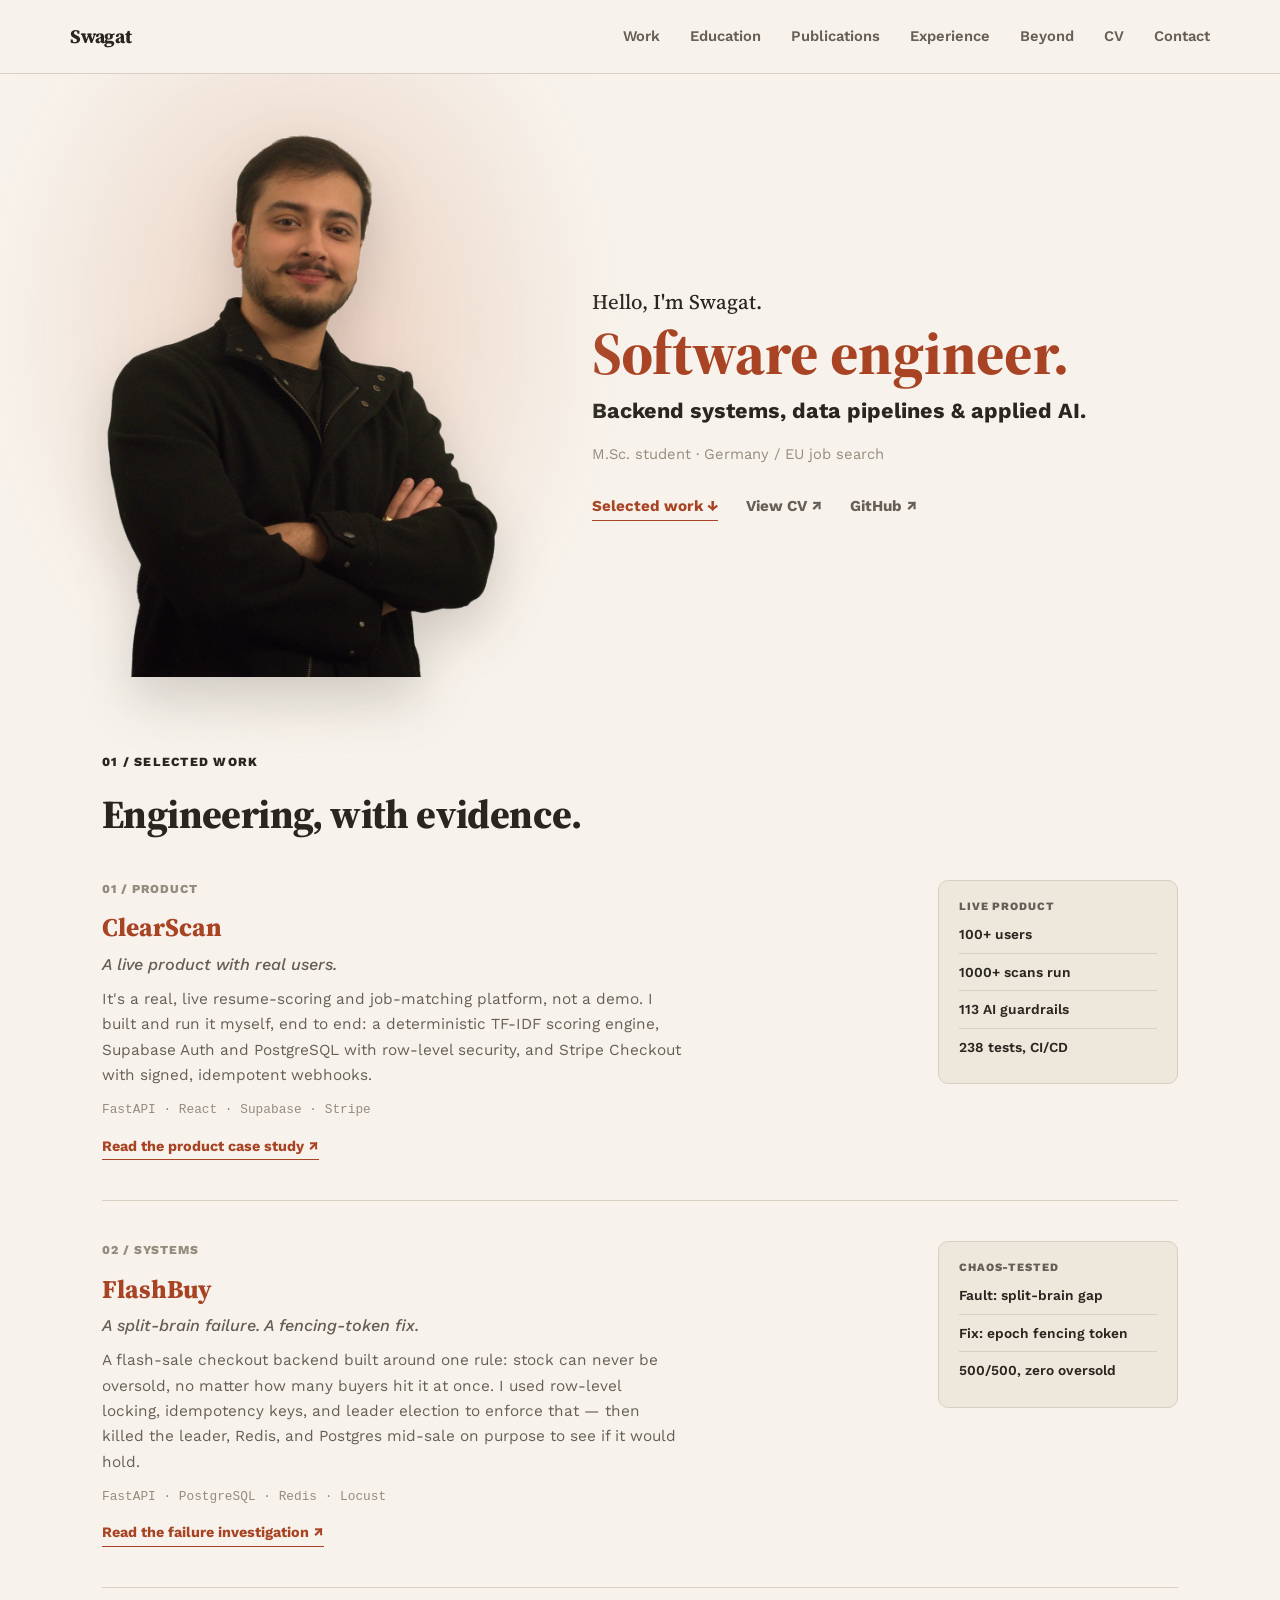
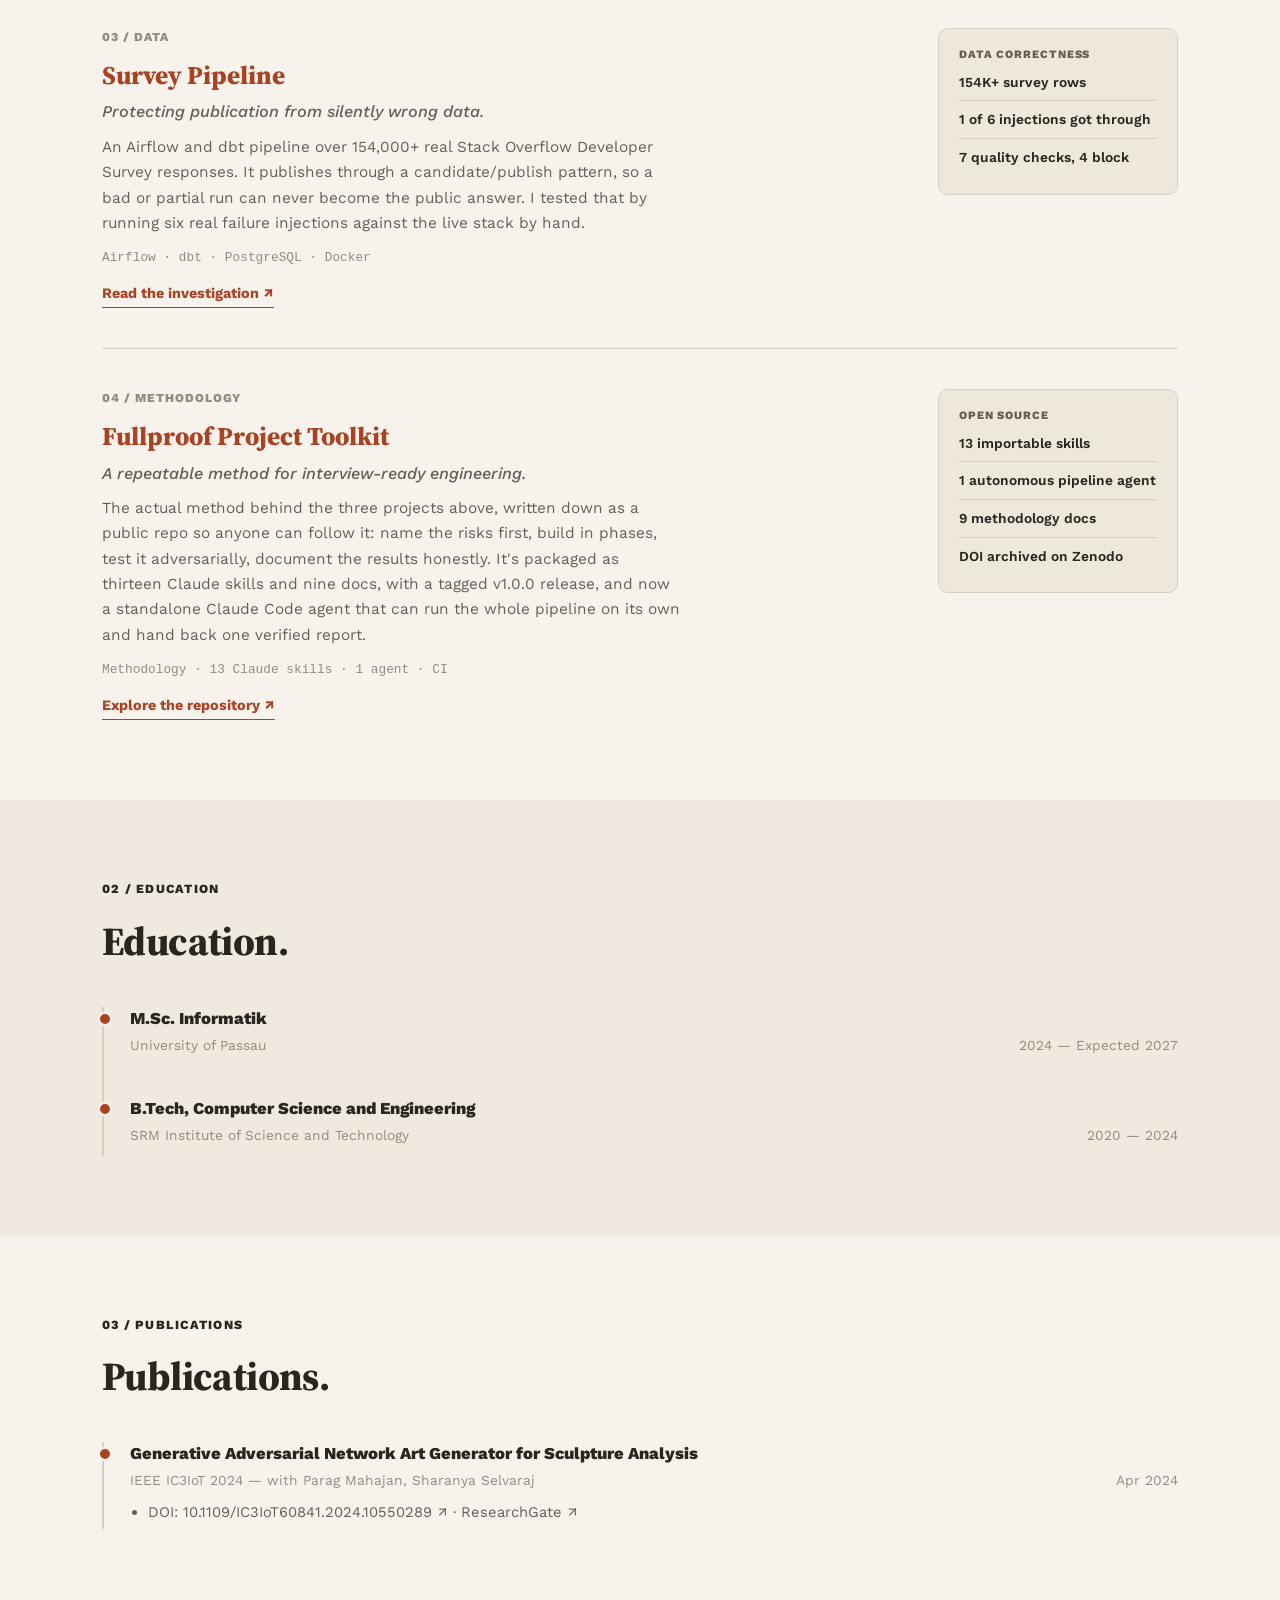
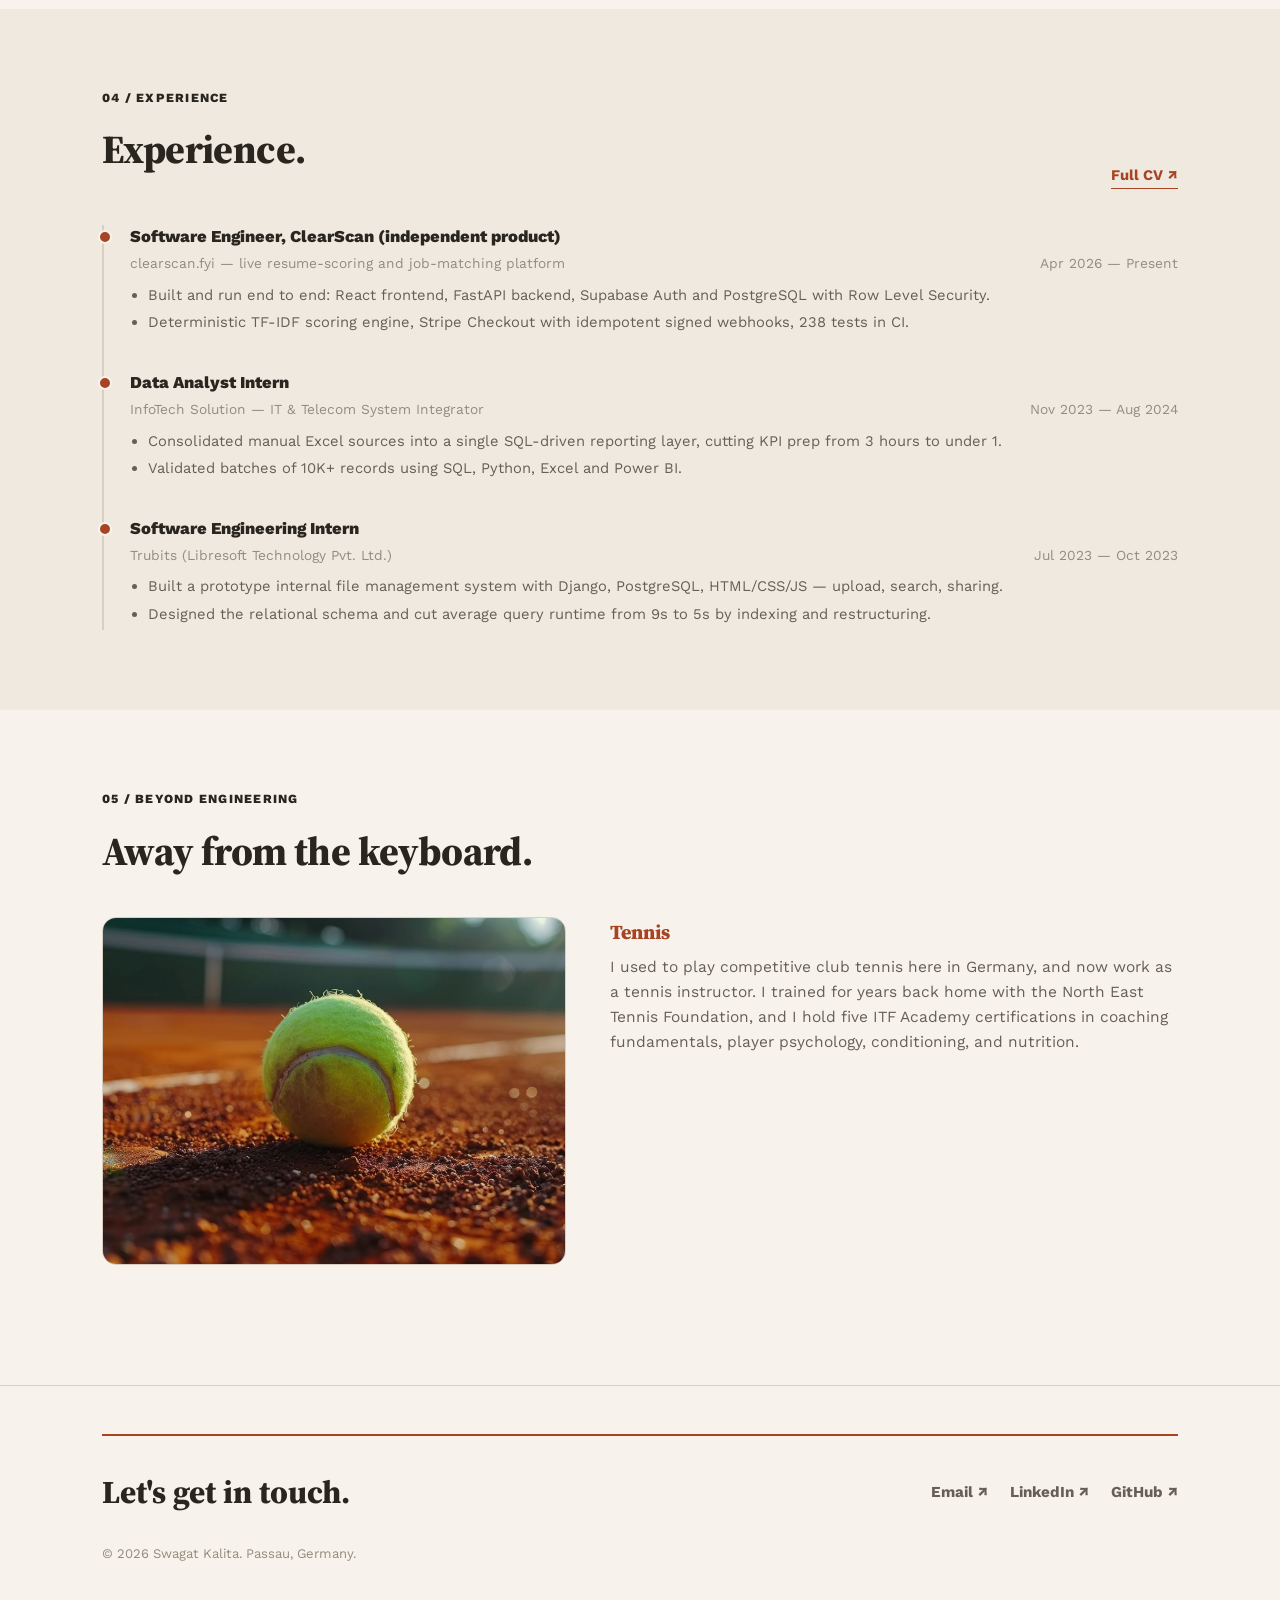
<file: index.html>
<!doctype html>
<html lang="en">
<head>
  <meta charset="utf-8">
  <meta name="viewport" content="width=device-width, initial-scale=1">
  <title>Swagat Kalita — Software Engineer</title>
  <meta name="description" content="Swagat Kalita — Software Engineer building verified, adversarially-tested systems: ClearScan, FlashBuy, the Stack Overflow Pipeline, and the Fullproof Project Toolkit.">
  <link rel="icon" href="assets/favicon.svg" type="image/svg+xml">
  <link rel="icon" href="assets/favicon-32.png" sizes="32x32" type="image/png">
  <link rel="apple-touch-icon" href="assets/apple-touch-icon.png">
  <meta property="og:type" content="website">
  <meta property="og:title" content="Swagat Kalita — Software Engineer">
  <meta property="og:description" content="Swagat Kalita — Software Engineer building verified, adversarially-tested systems: ClearScan, FlashBuy, the Stack Overflow Pipeline, and the Fullproof Project Toolkit.">
  <meta property="og:url" content="https://swagatskalita092.github.io/">
  <meta property="og:image" content="https://swagatskalita092.github.io/assets/og-image.jpg">
  <meta name="twitter:card" content="summary_large_image">
  <meta name="twitter:title" content="Swagat Kalita — Software Engineer">
  <meta name="twitter:description" content="Swagat Kalita — Software Engineer building verified, adversarially-tested systems: ClearScan, FlashBuy, the Stack Overflow Pipeline, and the Fullproof Project Toolkit.">
  <meta name="twitter:image" content="https://swagatskalita092.github.io/assets/og-image.jpg">
  <link rel="stylesheet" href="css/styles.css">
</head>
<body>

  <nav class="site-nav">
    <div class="wrap nav-row">
      <a href="index.html" class="brand">Swagat</a>
      <ul class="nav-links">
        <li><a href="work.html">Work</a></li>
        <li><a href="index.html#education">Education</a></li>
        <li><a href="index.html#publications">Publications</a></li>
        <li><a href="index.html#experience">Experience</a></li>
        <li><a href="index.html#beyond">Beyond</a></li>
        <li><a href="cv.html">CV</a></li>
        <li><a href="about.html#contact">Contact</a></li>
      </ul>
      <button class="nav-toggle" aria-label="Toggle menu" aria-expanded="false"><span></span><span></span><span></span></button>
    </div>
  </nav>

  <header class="hero">
    <div class="wrap hero-grid">
      <div class="hero-photo">
        <img src="assets/portrait.webp" alt="Swagat Kalita">
      </div>
      <div class="hero-text">
        <p class="hero-eyebrow">Hello, I'm Swagat.</p>
        <h1 class="hero-title">Software engineer.</h1>
        <p class="hero-sub">Backend systems, data pipelines &amp; applied AI.</p>
        <p class="hero-meta">M.Sc. student · Germany / EU job search</p>
        <div class="hero-links">
          <a href="#work" class="primary">Selected work ↓</a>
          <a href="assets/Swagat_Kalita_CV.pdf" class="secondary" download>View CV ↗</a>
          <a href="https://github.com/swagatskalita092" target="_blank" rel="noopener" class="secondary">GitHub ↗</a>
        </div>
      </div>
    </div>
  </header>

  <section id="work">
    <div class="wrap">
      <div class="section-head reveal">
        <span class="section-eyebrow">01 / Selected work</span>
        <h2>Engineering, with evidence.</h2>
      </div>

      <div class="evidence-list">

        <article class="evidence-project reveal">
          <div class="ep-main">
            <span class="ep-num">01 / Product</span>
            <h3>ClearScan</h3>
            <p class="ep-sub">A live product with real users.</p>
            <p class="ep-desc">It's a real, live resume-scoring and job-matching platform, not a demo. I built and run it myself, end to end: a deterministic TF-IDF scoring engine, Supabase Auth and PostgreSQL with row-level security, and Stripe Checkout with signed, idempotent webhooks.</p>
            <p class="ep-tags">FastAPI · React · Supabase · Stripe</p>
            <a href="work.html#clearscan" class="ep-link">Read the product case study ↗</a>
          </div>
          <aside class="ep-evidence">
            <span class="ep-evidence-label">Live product</span>
            <ul>
              <li>100+ users</li>
              <li>1000+ scans run</li>
              <li>113 AI guardrails</li>
              <li>238 tests, CI/CD</li>
            </ul>
          </aside>
        </article>

        <article class="evidence-project reveal">
          <div class="ep-main">
            <span class="ep-num">02 / Systems</span>
            <h3>FlashBuy</h3>
            <p class="ep-sub">A split-brain failure. A fencing-token fix.</p>
            <p class="ep-desc">A flash-sale checkout backend built around one rule: stock can never be oversold, no matter how many buyers hit it at once. I used row-level locking, idempotency keys, and leader election to enforce that — then killed the leader, Redis, and Postgres mid-sale on purpose to see if it would hold.</p>
            <p class="ep-tags">FastAPI · PostgreSQL · Redis · Locust</p>
            <a href="work.html#flashbuy" class="ep-link">Read the failure investigation ↗</a>
          </div>
          <aside class="ep-evidence">
            <span class="ep-evidence-label">Chaos-tested</span>
            <ul>
              <li>Fault: split-brain gap</li>
              <li>Fix: epoch fencing token</li>
              <li>500/500, zero oversold</li>
            </ul>
          </aside>
        </article>

        <article class="evidence-project reveal">
          <div class="ep-main">
            <span class="ep-num">03 / Data</span>
            <h3>Survey Pipeline</h3>
            <p class="ep-sub">Protecting publication from silently wrong data.</p>
            <p class="ep-desc">An Airflow and dbt pipeline over 154,000+ real Stack Overflow Developer Survey responses. It publishes through a candidate/publish pattern, so a bad or partial run can never become the public answer. I tested that by running six real failure injections against the live stack by hand.</p>
            <p class="ep-tags">Airflow · dbt · PostgreSQL · Docker</p>
            <a href="work.html#sopipeline" class="ep-link">Read the investigation ↗</a>
          </div>
          <aside class="ep-evidence">
            <span class="ep-evidence-label">Data correctness</span>
            <ul>
              <li>154K+ survey rows</li>
              <li>1 of 6 injections got through</li>
              <li>7 quality checks, 4 block</li>
            </ul>
          </aside>
        </article>

        <article class="evidence-project reveal">
          <div class="ep-main">
            <span class="ep-num">04 / Methodology</span>
            <h3>Fullproof Project Toolkit</h3>
            <p class="ep-sub">A repeatable method for interview-ready engineering.</p>
            <p class="ep-desc">The actual method behind the three projects above, written down as a public repo so anyone can follow it: name the risks first, build in phases, test it adversarially, document the results honestly. It's packaged as thirteen Claude skills and nine docs, with a tagged v1.0.0 release, and now a standalone Claude Code agent that can run the whole pipeline on its own and hand back one verified report.</p>
            <p class="ep-tags">Methodology · 13 Claude skills · 1 agent · CI</p>
            <a href="work.html#fullproof" class="ep-link">Explore the repository ↗</a>
          </div>
          <aside class="ep-evidence">
            <span class="ep-evidence-label">Open source</span>
            <ul>
              <li>13 importable skills</li>
              <li>1 autonomous pipeline agent</li>
              <li>9 methodology docs</li>
              <li>DOI archived on Zenodo</li>
            </ul>
          </aside>
        </article>

      </div>
    </div>
  </section>

  <section class="alt-bg" id="education">
    <div class="wrap">
      <div class="section-head reveal">
        <span class="section-eyebrow">02 / Education</span>
        <h2>Education.</h2>
      </div>

      <div class="exp-list reveal">
        <div class="exp-item">
          <div class="exp-role">M.Sc. Informatik</div>
          <div class="exp-org"><span>University of Passau</span><span>2024 — Expected 2027</span></div>
        </div>
        <div class="exp-item">
          <div class="exp-role">B.Tech, Computer Science and Engineering</div>
          <div class="exp-org"><span>SRM Institute of Science and Technology</span><span>2020 — 2024</span></div>
        </div>
      </div>
    </div>
  </section>

  <section id="publications">
    <div class="wrap">
      <div class="section-head reveal">
        <span class="section-eyebrow">03 / Publications</span>
        <h2>Publications.</h2>
      </div>

      <div class="exp-list reveal">
        <div class="exp-item">
          <div class="exp-role">Generative Adversarial Network Art Generator for Sculpture Analysis</div>
          <div class="exp-org"><span>IEEE IC3IoT 2024 — with Parag Mahajan, Sharanya Selvaraj</span><span>Apr 2024</span></div>
          <ul>
            <li><a href="https://doi.org/10.1109/IC3IoT60841.2024.10550289" target="_blank" rel="noopener">DOI: 10.1109/IC3IoT60841.2024.10550289 ↗</a> · <a href="https://www.researchgate.net/publication/381359629_Generative_Adversarial_Network_Art_Generator_for_Sculpture_Analysis" target="_blank" rel="noopener">ResearchGate ↗</a></li>
          </ul>
        </div>
      </div>
    </div>
  </section>

  <section class="alt-bg" id="experience">
    <div class="wrap">
      <div class="section-head-row reveal">
        <div class="section-head" style="margin-bottom:0;">
          <span class="section-eyebrow">04 / Experience</span>
          <h2>Experience.</h2>
        </div>
        <a href="cv.html" class="section-link">Full CV ↗</a>
      </div>

      <div class="exp-list reveal">
        <div class="exp-item">
          <div class="exp-role">Software Engineer, ClearScan (independent product)</div>
          <div class="exp-org"><span>clearscan.fyi — live resume-scoring and job-matching platform</span><span>Apr 2026 — Present</span></div>
          <ul>
            <li>Built and run end to end: React frontend, FastAPI backend, Supabase Auth and PostgreSQL with Row Level Security.</li>
            <li>Deterministic TF-IDF scoring engine, Stripe Checkout with idempotent signed webhooks, 238 tests in CI.</li>
          </ul>
        </div>

        <div class="exp-item">
          <div class="exp-role">Data Analyst Intern</div>
          <div class="exp-org"><span>InfoTech Solution — IT &amp; Telecom System Integrator</span><span>Nov 2023 — Aug 2024</span></div>
          <ul>
            <li>Consolidated manual Excel sources into a single SQL-driven reporting layer, cutting KPI prep from 3 hours to under 1.</li>
            <li>Validated batches of 10K+ records using SQL, Python, Excel and Power BI.</li>
          </ul>
        </div>

        <div class="exp-item">
          <div class="exp-role">Software Engineering Intern</div>
          <div class="exp-org"><span>Trubits (Libresoft Technology Pvt. Ltd.)</span><span>Jul 2023 — Oct 2023</span></div>
          <ul>
            <li>Built a prototype internal file management system with Django, PostgreSQL, HTML/CSS/JS — upload, search, sharing.</li>
            <li>Designed the relational schema and cut average query runtime from 9s to 5s by indexing and restructuring.</li>
          </ul>
        </div>
      </div>
    </div>
  </section>

  <section id="beyond">
    <div class="wrap">
      <div class="section-head reveal">
        <span class="section-eyebrow">05 / Beyond engineering</span>
        <h2>Away from the keyboard.</h2>
      </div>

      <div class="beyond-grid">
        <div class="beyond-photo reveal">
          <img src="assets/tennis.jpg" alt="Tennis ball on a clay court" width="2576" height="1385">
        </div>

        <div class="reveal reveal-delay-1">
          <div class="beyond-block">
            <h3>Tennis</h3>
            <p>I used to play competitive club tennis here in Germany, and now work as a tennis instructor. I trained for years back home with the North East Tennis Foundation, and I hold five ITF Academy certifications in coaching fundamentals, player psychology, conditioning, and nutrition.</p>
          </div>
        </div>
      </div>
    </div>
  </section>

  <footer>
    <div class="wrap">
      <div class="footer-cta reveal">
        <h2>Let's get in touch.</h2>
        <div class="footer-links">
          <a href="mailto:swagatskalita2001@gmail.com">Email ↗</a>
          <a href="https://linkedin.com/in/swagat-s-kalita" target="_blank" rel="noopener">LinkedIn ↗</a>
          <a href="https://github.com/swagatskalita092" target="_blank" rel="noopener">GitHub ↗</a>
        </div>
      </div>
      <div class="footer-note">© <span data-year></span> Swagat Kalita. Passau, Germany.</div>
    </div>
  </footer>

  <script src="js/main.js"></script>
</body>
</html>
</file>
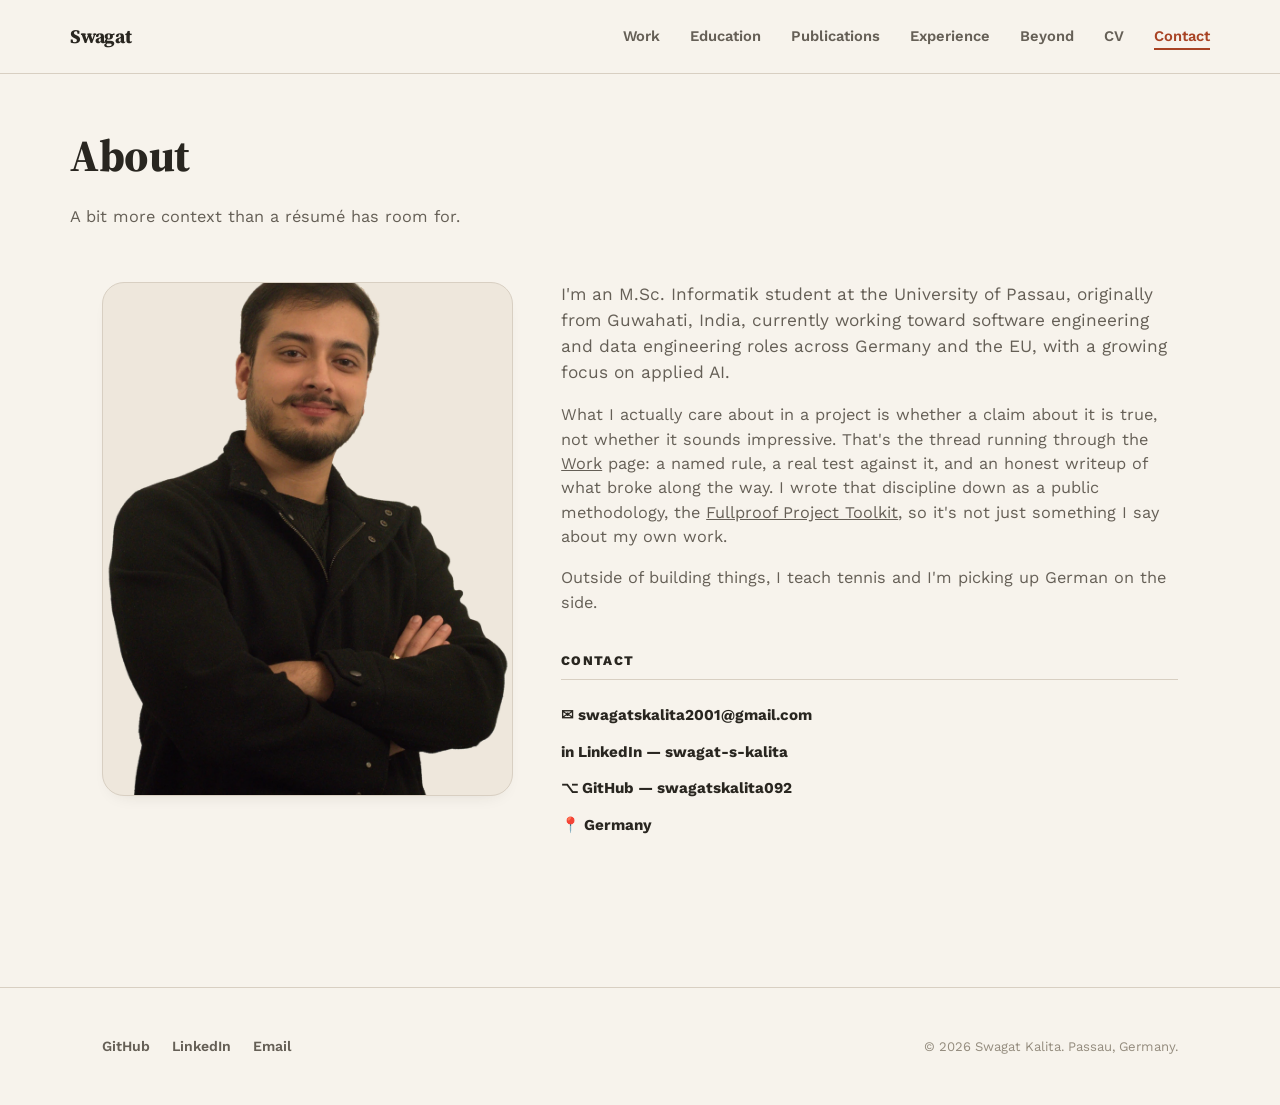
<file: about.html>
<!doctype html>
<html lang="en">
<head>
  <meta charset="utf-8">
  <meta name="viewport" content="width=device-width, initial-scale=1">
  <title>About — Swagat Kalita</title>
  <meta name="description" content="About Swagat Kalita — Software Engineer, M.Sc. Informatik student at the University of Passau.">
  <link rel="icon" href="assets/favicon.svg" type="image/svg+xml">
  <link rel="icon" href="assets/favicon-32.png" sizes="32x32" type="image/png">
  <link rel="apple-touch-icon" href="assets/apple-touch-icon.png">
  <meta property="og:type" content="website">
  <meta property="og:title" content="About — Swagat Kalita">
  <meta property="og:description" content="About Swagat Kalita — Software Engineer, M.Sc. Informatik student at the University of Passau.">
  <meta property="og:url" content="https://swagatskalita092.github.io/about.html">
  <meta property="og:image" content="https://swagatskalita092.github.io/assets/og-image.jpg">
  <meta name="twitter:card" content="summary_large_image">
  <meta name="twitter:title" content="About — Swagat Kalita">
  <meta name="twitter:description" content="About Swagat Kalita — Software Engineer, M.Sc. Informatik student at the University of Passau.">
  <meta name="twitter:image" content="https://swagatskalita092.github.io/assets/og-image.jpg">
  <link rel="stylesheet" href="css/styles.css">
</head>
<body>

  <nav class="site-nav">
    <div class="wrap nav-row">
      <a href="index.html" class="brand">Swagat</a>
      <ul class="nav-links">
        <li><a href="work.html">Work</a></li>
        <li><a href="index.html#education">Education</a></li>
        <li><a href="index.html#publications">Publications</a></li>
        <li><a href="index.html#experience">Experience</a></li>
        <li><a href="index.html#beyond">Beyond</a></li>
        <li><a href="cv.html">CV</a></li>
        <li><a href="about.html#contact" aria-current="page">Contact</a></li>
      </ul>
      <button class="nav-toggle" aria-label="Toggle menu" aria-expanded="false"><span></span><span></span><span></span></button>
    </div>
  </nav>

  <div class="page-hero wrap">
    <h1>About</h1>
    <p>A bit more context than a résumé has room for.</p>
  </div>

  <section style="padding-top:12px;">
    <div class="wrap about-grid">

      <div class="reveal">
        <div class="portrait-frame" style="width:100%; height:auto; aspect-ratio:4/5;">
          <img src="assets/portrait.webp" alt="Portrait of Swagat Kalita">
        </div>
      </div>

      <div class="reveal reveal-delay-1">
        <p style="font-size:1.08rem; color:var(--ink-soft); margin-top:0;">I'm an M.Sc. Informatik student at the University of Passau, originally from Guwahati, India, currently working toward software engineering and data engineering roles across Germany and the EU, with a growing focus on applied AI.</p>
        <p style="font-size:1.02rem; color:var(--ink-soft);">What I actually care about in a project is whether a claim about it is true, not whether it sounds impressive. That's the thread running through the <a href="work.html" style="text-decoration:underline;">Work</a> page: a named rule, a real test against it, and an honest writeup of what broke along the way. I wrote that discipline down as a public methodology, the <a href="https://github.com/swagatskalita092/fullproof-project-toolkit" target="_blank" rel="noopener" style="text-decoration:underline;">Fullproof Project Toolkit</a>, so it's not just something I say about my own work.</p>
        <p style="font-size:1.02rem; color:var(--ink-soft);">Outside of building things, I teach tennis and I'm picking up German on the side.</p>

        <div id="contact" class="cv-section" style="margin-top:36px;">
          <h2>Contact</h2>
          <div class="contact-list">
            <a href="mailto:swagatskalita2001@gmail.com">✉ swagatskalita2001@gmail.com</a>
            <a href="https://linkedin.com/in/swagat-s-kalita" target="_blank" rel="noopener">in LinkedIn — swagat-s-kalita</a>
            <a href="https://github.com/swagatskalita092" target="_blank" rel="noopener">⌥ GitHub — swagatskalita092</a>
            <span>📍 Germany</span>
          </div>
        </div>
      </div>

    </div>
  </section>

  <footer>
    <div class="wrap footer-row">
      <div class="footer-links">
        <a href="https://github.com/swagatskalita092" target="_blank" rel="noopener">GitHub</a>
        <a href="https://linkedin.com/in/swagat-s-kalita" target="_blank" rel="noopener">LinkedIn</a>
        <a href="mailto:swagatskalita2001@gmail.com">Email</a>
      </div>
      <div class="footer-note">© <span data-year></span> Swagat Kalita. Passau, Germany.</div>
    </div>
  </footer>

  <script src="js/main.js"></script>
</body>
</html>
</file>
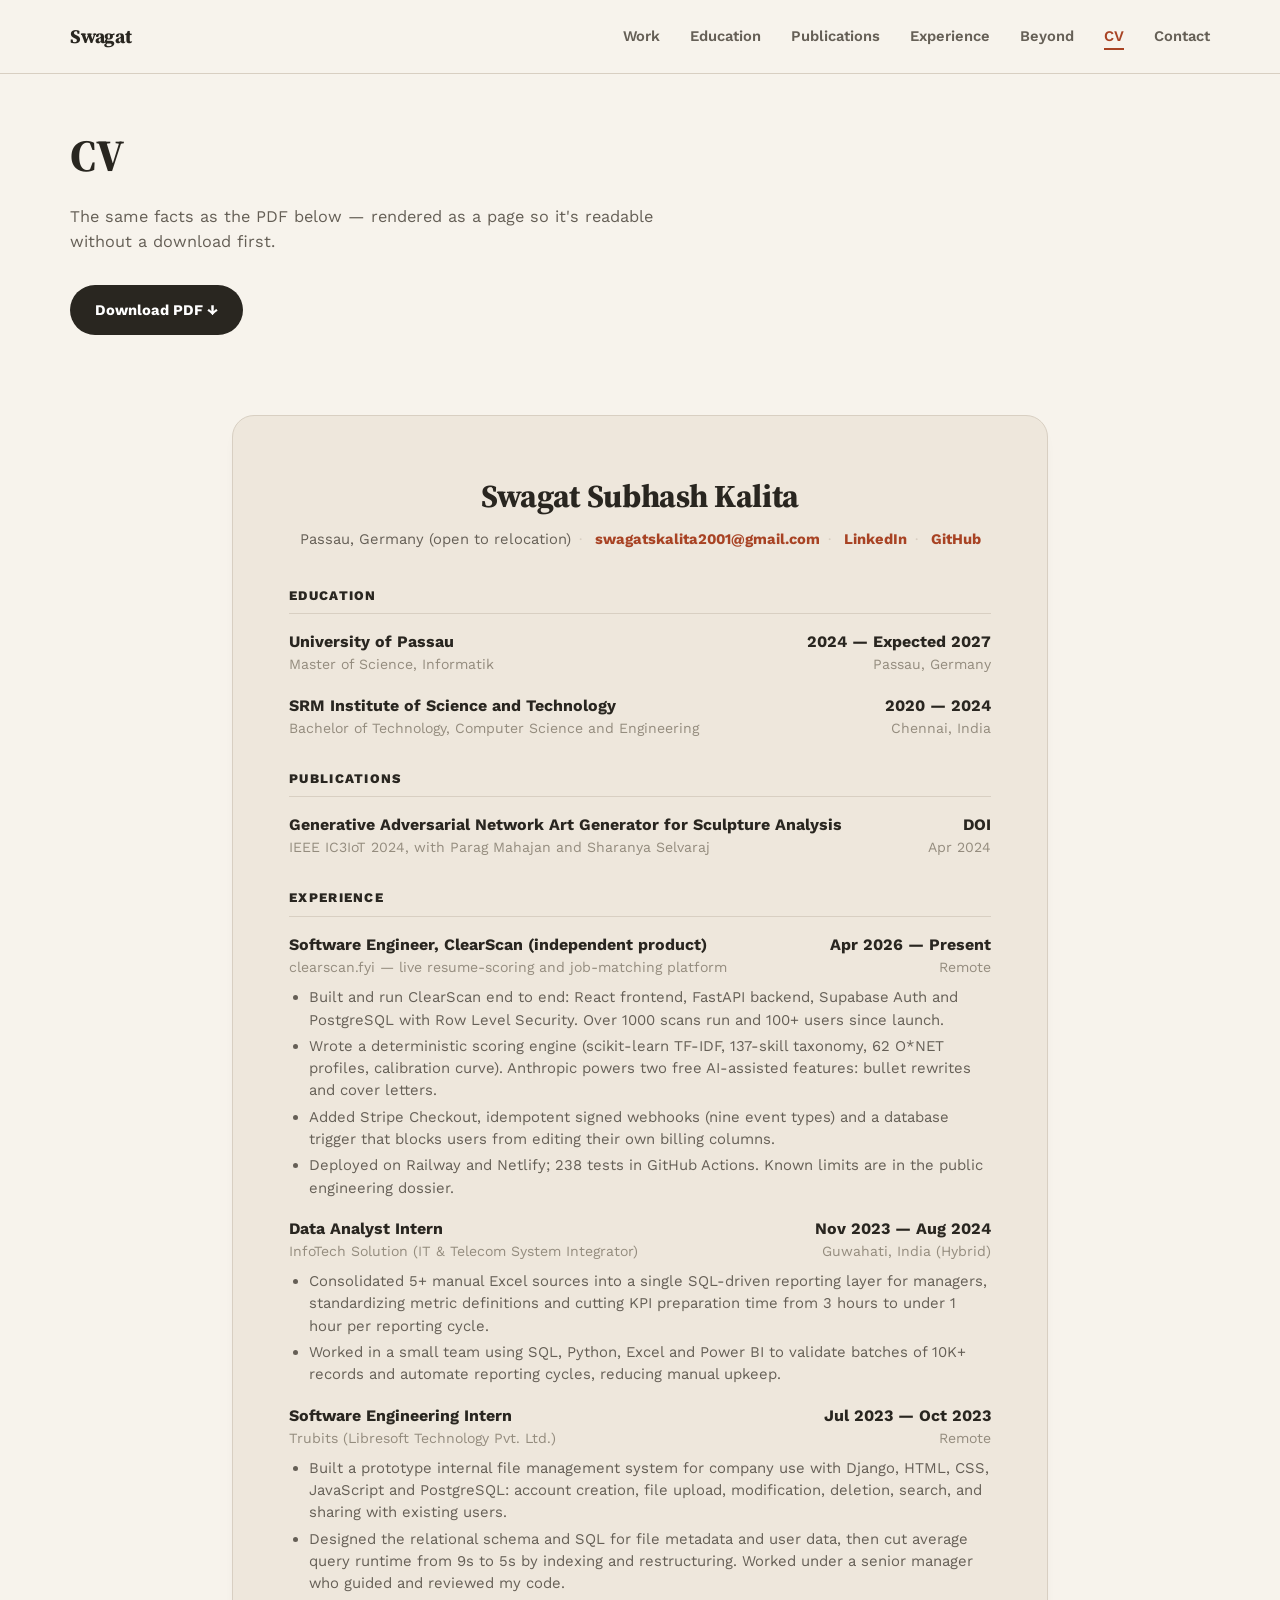
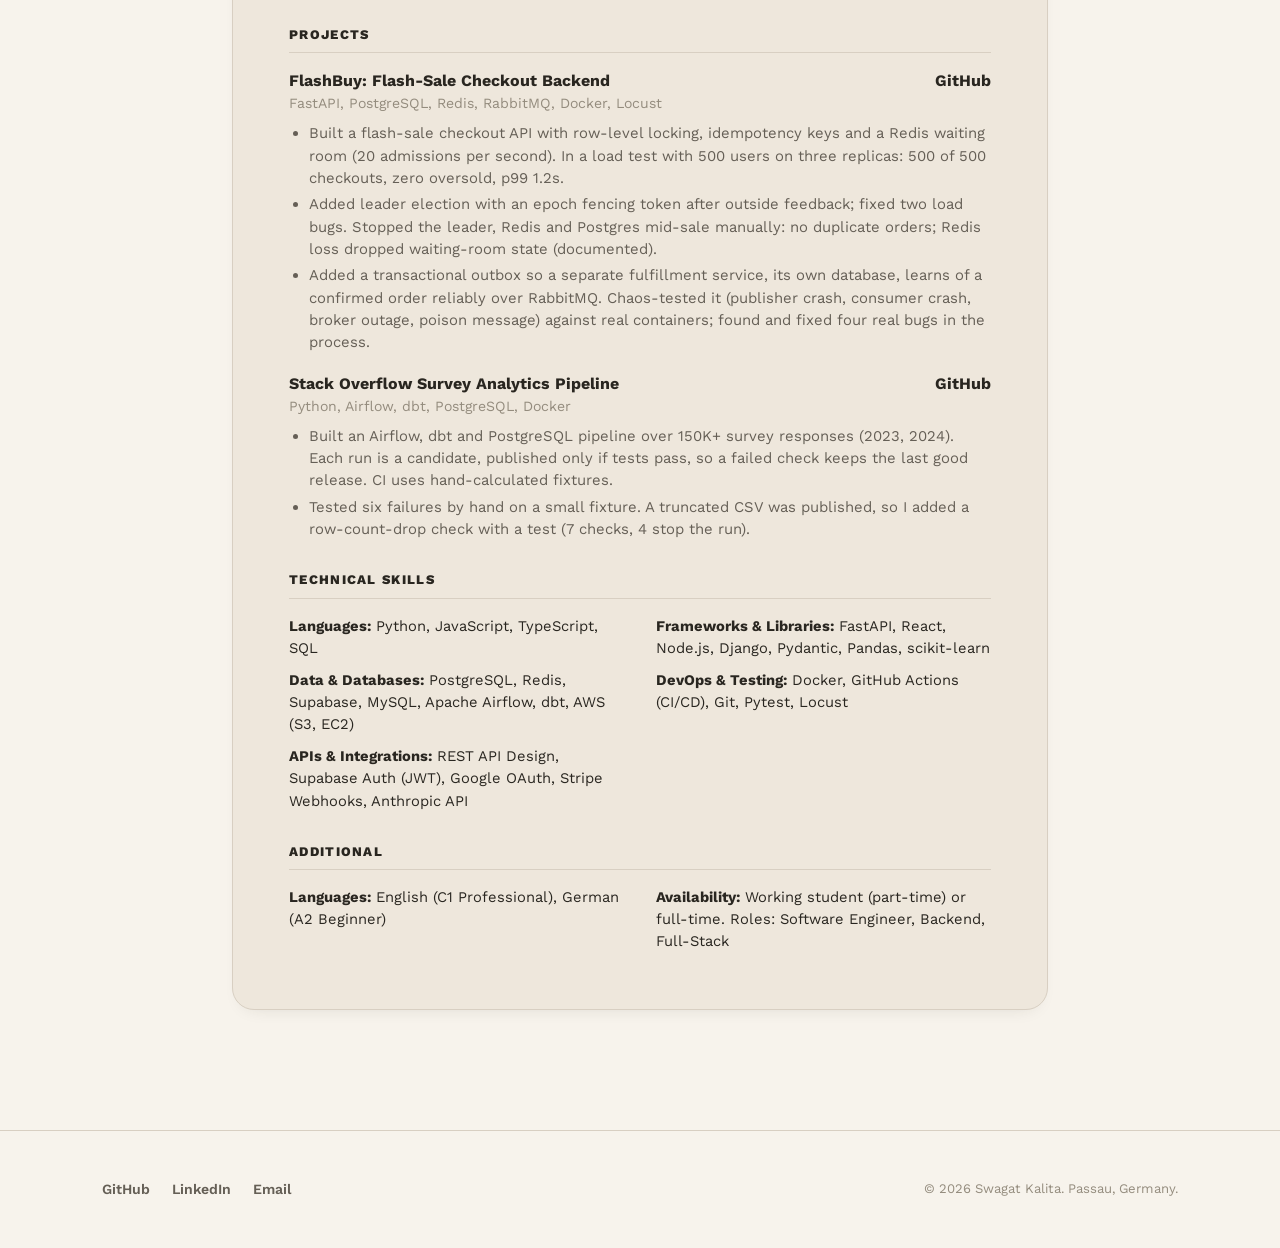
<file: cv.html>
<!doctype html>
<html lang="en">
<head>
  <meta charset="utf-8">
  <meta name="viewport" content="width=device-width, initial-scale=1">
  <title>CV — Swagat Kalita</title>
  <meta name="description" content="CV — Swagat Subhash Kalita, Software Engineer.">
  <link rel="icon" href="assets/favicon.svg" type="image/svg+xml">
  <link rel="icon" href="assets/favicon-32.png" sizes="32x32" type="image/png">
  <link rel="apple-touch-icon" href="assets/apple-touch-icon.png">
  <meta property="og:type" content="website">
  <meta property="og:title" content="CV — Swagat Kalita">
  <meta property="og:description" content="CV — Swagat Subhash Kalita, Software Engineer.">
  <meta property="og:url" content="https://swagatskalita092.github.io/cv.html">
  <meta property="og:image" content="https://swagatskalita092.github.io/assets/og-image.jpg">
  <meta name="twitter:card" content="summary_large_image">
  <meta name="twitter:title" content="CV — Swagat Kalita">
  <meta name="twitter:description" content="CV — Swagat Subhash Kalita, Software Engineer.">
  <meta name="twitter:image" content="https://swagatskalita092.github.io/assets/og-image.jpg">
  <link rel="stylesheet" href="css/styles.css">
</head>
<body>

  <nav class="site-nav">
    <div class="wrap nav-row">
      <a href="index.html" class="brand">Swagat</a>
      <ul class="nav-links">
        <li><a href="work.html">Work</a></li>
        <li><a href="index.html#education">Education</a></li>
        <li><a href="index.html#publications">Publications</a></li>
        <li><a href="index.html#experience">Experience</a></li>
        <li><a href="index.html#beyond">Beyond</a></li>
        <li><a href="cv.html" aria-current="page">CV</a></li>
        <li><a href="about.html#contact">Contact</a></li>
      </ul>
      <button class="nav-toggle" aria-label="Toggle menu" aria-expanded="false"><span></span><span></span><span></span></button>
    </div>
  </nav>

  <div class="page-hero wrap" style="padding-bottom:0;">
    <h1>CV</h1>
    <p>The same facts as the PDF below — rendered as a page so it's readable without a download first.</p>
    <a href="assets/Swagat_Kalita_CV.pdf" class="btn btn-primary" download style="margin-top:14px;">Download PDF ↓</a>
  </div>

  <section>
    <div class="wrap" style="max-width: 880px;">
      <div class="cv-shell reveal">

        <div class="cv-header">
          <h1>Swagat Subhash Kalita</h1>
          <div class="cv-contact">
            Passau, Germany (open to relocation)<span class="sep">·</span>
            <a href="mailto:swagatskalita2001@gmail.com">swagatskalita2001@gmail.com</a><span class="sep">·</span>
            <a href="https://linkedin.com/in/swagat-s-kalita" target="_blank" rel="noopener">LinkedIn</a><span class="sep">·</span>
            <a href="https://github.com/swagatskalita092" target="_blank" rel="noopener">GitHub</a>
          </div>
        </div>

        <div class="cv-section">
          <h2>Education</h2>
          <div class="cv-entry">
            <div class="cv-entry-head"><span>University of Passau</span><span>2024 — Expected 2027</span></div>
            <div class="cv-entry-sub"><span>Master of Science, Informatik</span><span>Passau, Germany</span></div>
          </div>
          <div class="cv-entry">
            <div class="cv-entry-head"><span>SRM Institute of Science and Technology</span><span>2020 — 2024</span></div>
            <div class="cv-entry-sub"><span>Bachelor of Technology, Computer Science and Engineering</span><span>Chennai, India</span></div>
          </div>
        </div>

        <div class="cv-section">
          <h2>Publications</h2>
          <div class="cv-entry">
            <div class="cv-entry-head"><span>Generative Adversarial Network Art Generator for Sculpture Analysis</span><span><a href="https://doi.org/10.1109/IC3IoT60841.2024.10550289" target="_blank" rel="noopener">DOI</a></span></div>
            <div class="cv-entry-sub"><span>IEEE IC3IoT 2024, with Parag Mahajan and Sharanya Selvaraj</span><span>Apr 2024</span></div>
          </div>
        </div>

        <div class="cv-section">
          <h2>Experience</h2>

          <div class="cv-entry">
            <div class="cv-entry-head"><span>Software Engineer, ClearScan (independent product)</span><span>Apr 2026 — Present</span></div>
            <div class="cv-entry-sub"><span><a href="https://clearscan.fyi" target="_blank" rel="noopener">clearscan.fyi</a> — live resume-scoring and job-matching platform</span><span>Remote</span></div>
            <ul>
              <li>Built and run ClearScan end to end: React frontend, FastAPI backend, Supabase Auth and PostgreSQL with Row Level Security. Over 1000 scans run and 100+ users since launch.</li>
              <li>Wrote a deterministic scoring engine (scikit-learn TF-IDF, 137-skill taxonomy, 62 O*NET profiles, calibration curve). Anthropic powers two free AI-assisted features: bullet rewrites and cover letters.</li>
              <li>Added Stripe Checkout, idempotent signed webhooks (nine event types) and a database trigger that blocks users from editing their own billing columns.</li>
              <li>Deployed on Railway and Netlify; 238 tests in GitHub Actions. Known limits are in the public <a href="https://github.com/swagatskalita092/clearscan-engineering" target="_blank" rel="noopener">engineering dossier</a>.</li>
            </ul>
          </div>

          <div class="cv-entry">
            <div class="cv-entry-head"><span>Data Analyst Intern</span><span>Nov 2023 — Aug 2024</span></div>
            <div class="cv-entry-sub"><span>InfoTech Solution (IT &amp; Telecom System Integrator)</span><span>Guwahati, India (Hybrid)</span></div>
            <ul>
              <li>Consolidated 5+ manual Excel sources into a single SQL-driven reporting layer for managers, standardizing metric definitions and cutting KPI preparation time from 3 hours to under 1 hour per reporting cycle.</li>
              <li>Worked in a small team using SQL, Python, Excel and Power BI to validate batches of 10K+ records and automate reporting cycles, reducing manual upkeep.</li>
            </ul>
          </div>

          <div class="cv-entry">
            <div class="cv-entry-head"><span>Software Engineering Intern</span><span>Jul 2023 — Oct 2023</span></div>
            <div class="cv-entry-sub"><span>Trubits (Libresoft Technology Pvt. Ltd.)</span><span>Remote</span></div>
            <ul>
              <li>Built a prototype internal file management system for company use with Django, HTML, CSS, JavaScript and PostgreSQL: account creation, file upload, modification, deletion, search, and sharing with existing users.</li>
              <li>Designed the relational schema and SQL for file metadata and user data, then cut average query runtime from 9s to 5s by indexing and restructuring. Worked under a senior manager who guided and reviewed my code.</li>
            </ul>
          </div>
        </div>

        <div class="cv-section">
          <h2>Projects</h2>

          <div class="cv-entry">
            <div class="cv-entry-head"><span>FlashBuy: Flash-Sale Checkout Backend</span><span><a href="https://github.com/swagatskalita092/flashbuy" target="_blank" rel="noopener">GitHub</a></span></div>
            <div class="cv-entry-sub"><span>FastAPI, PostgreSQL, Redis, RabbitMQ, Docker, Locust</span></div>
            <ul>
              <li>Built a flash-sale checkout API with row-level locking, idempotency keys and a Redis waiting room (20 admissions per second). In a load test with 500 users on three replicas: 500 of 500 checkouts, zero oversold, p99 1.2s.</li>
              <li>Added leader election with an epoch fencing token after outside feedback; fixed two load bugs. Stopped the leader, Redis and Postgres mid-sale manually: no duplicate orders; Redis loss dropped waiting-room state (documented).</li>
              <li>Added a transactional outbox so a separate fulfillment service, its own database, learns of a confirmed order reliably over RabbitMQ. Chaos-tested it (publisher crash, consumer crash, broker outage, poison message) against real containers; found and fixed four real bugs in the process.</li>
            </ul>
          </div>

          <div class="cv-entry">
            <div class="cv-entry-head"><span>Stack Overflow Survey Analytics Pipeline</span><span><a href="https://github.com/swagatskalita092/Stack_Overflow_Pipeline" target="_blank" rel="noopener">GitHub</a></span></div>
            <div class="cv-entry-sub"><span>Python, Airflow, dbt, PostgreSQL, Docker</span></div>
            <ul>
              <li>Built an Airflow, dbt and PostgreSQL pipeline over 150K+ survey responses (2023, 2024). Each run is a candidate, published only if tests pass, so a failed check keeps the last good release. CI uses hand-calculated fixtures.</li>
              <li>Tested six failures by hand on a small fixture. A truncated CSV was published, so I added a row-count-drop check with a test (7 checks, 4 stop the run).</li>
            </ul>
          </div>
        </div>

        <div class="cv-section">
          <h2>Technical Skills</h2>
          <div class="skills-grid">
            <div><b>Languages:</b> Python, JavaScript, TypeScript, SQL</div>
            <div><b>Frameworks &amp; Libraries:</b> FastAPI, React, Node.js, Django, Pydantic, Pandas, scikit-learn</div>
            <div><b>Data &amp; Databases:</b> PostgreSQL, Redis, Supabase, MySQL, Apache Airflow, dbt, AWS (S3, EC2)</div>
            <div><b>DevOps &amp; Testing:</b> Docker, GitHub Actions (CI/CD), Git, Pytest, Locust</div>
            <div><b>APIs &amp; Integrations:</b> REST API Design, Supabase Auth (JWT), Google OAuth, Stripe Webhooks, Anthropic API</div>
          </div>
        </div>

        <div class="cv-section" style="margin-bottom:0;">
          <h2>Additional</h2>
          <div class="skills-grid">
            <div><b>Languages:</b> English (C1 Professional), German (A2 Beginner)</div>
            <div><b>Availability:</b> Working student (part-time) or full-time. Roles: Software Engineer, Backend, Full-Stack</div>
          </div>
        </div>

      </div>
    </div>
  </section>

  <footer>
    <div class="wrap footer-row">
      <div class="footer-links">
        <a href="https://github.com/swagatskalita092" target="_blank" rel="noopener">GitHub</a>
        <a href="https://linkedin.com/in/swagat-s-kalita" target="_blank" rel="noopener">LinkedIn</a>
        <a href="mailto:swagatskalita2001@gmail.com">Email</a>
      </div>
      <div class="footer-note">© <span data-year></span> Swagat Kalita. Passau, Germany.</div>
    </div>
  </footer>

  <script src="js/main.js"></script>
</body>
</html>
</file>
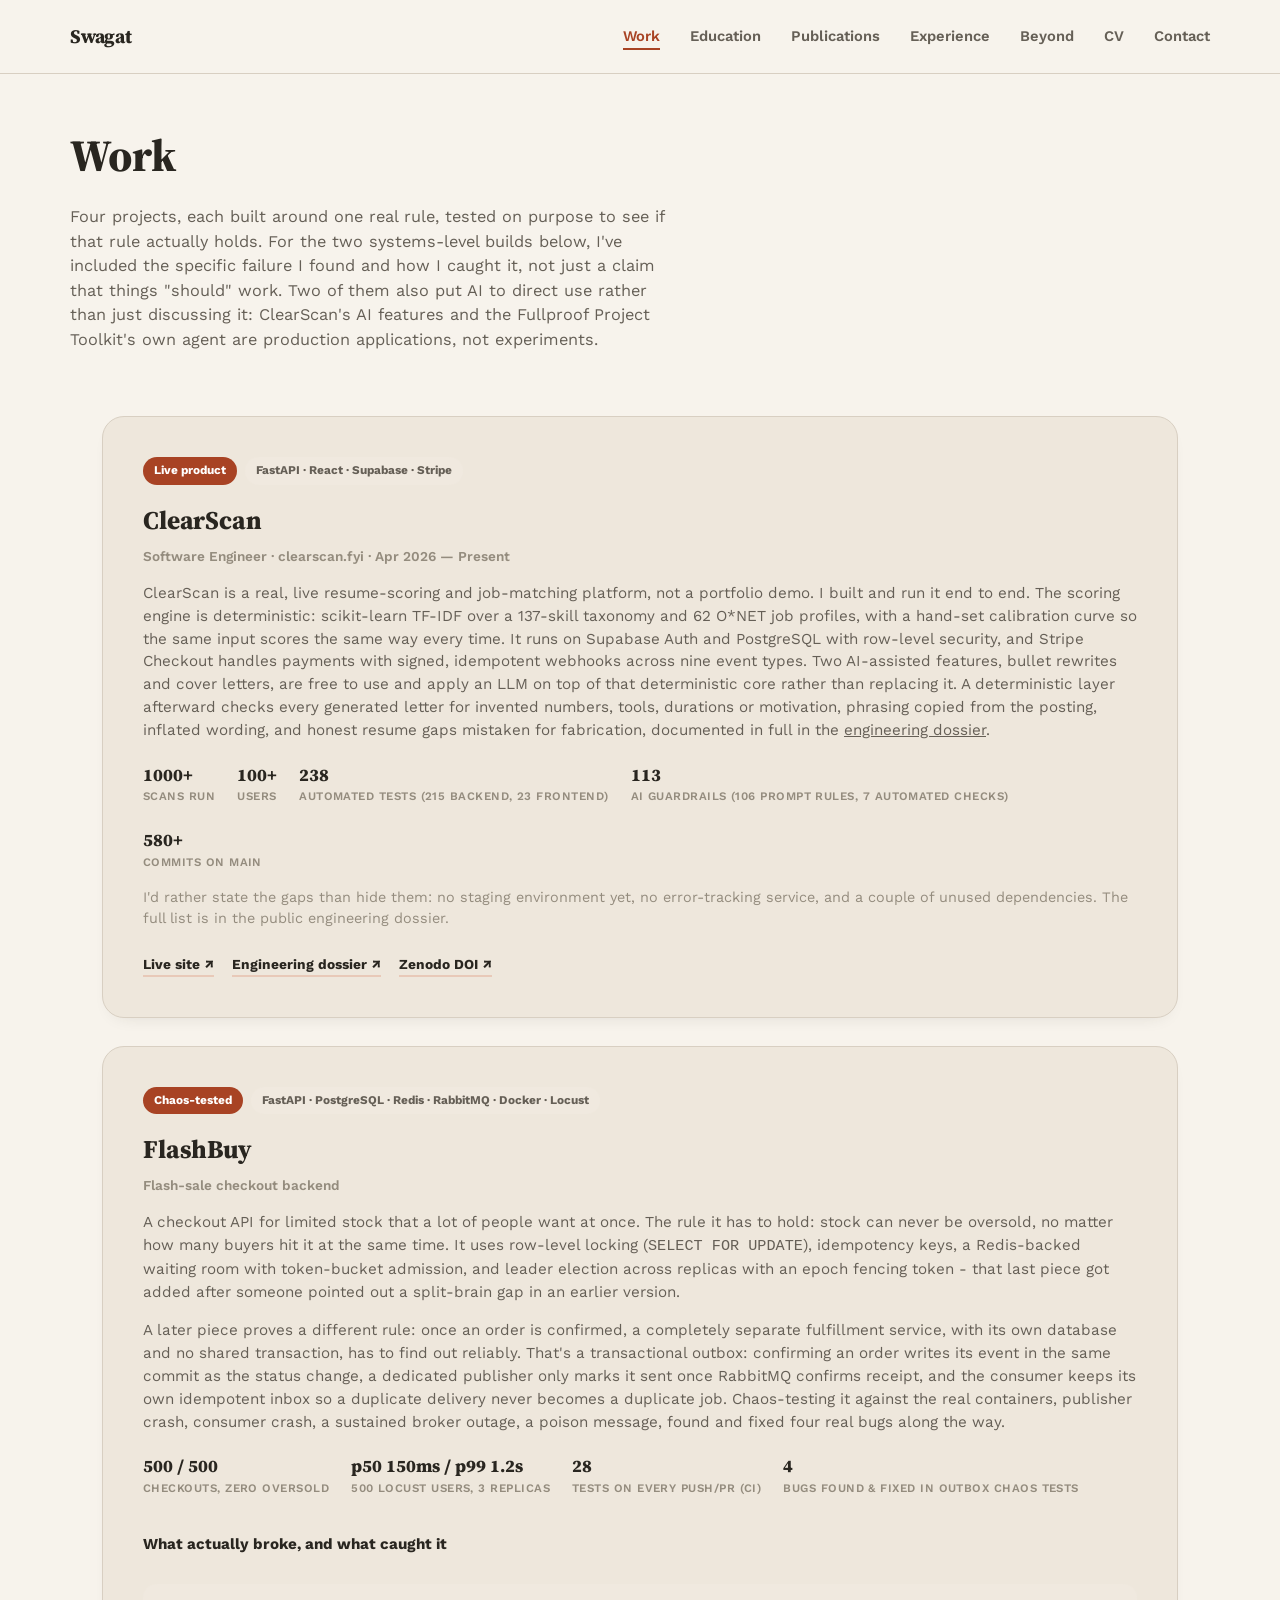
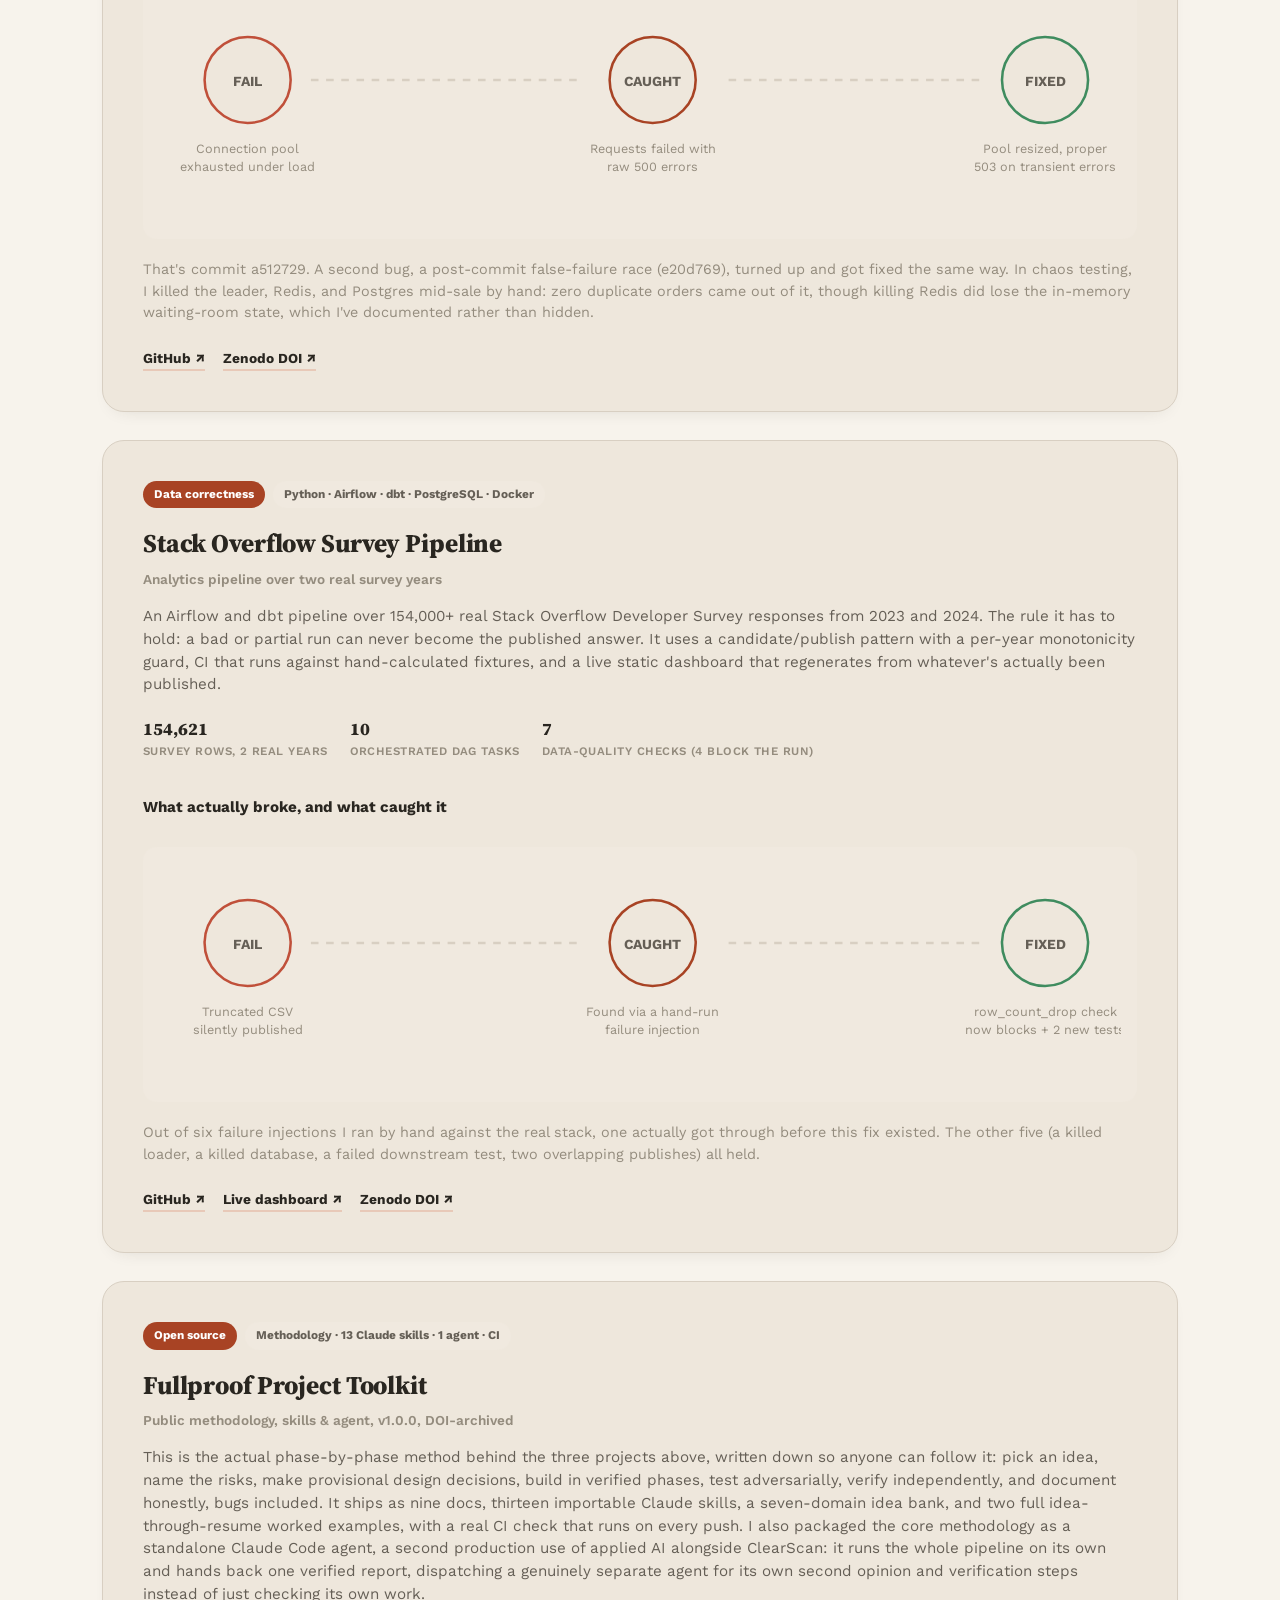
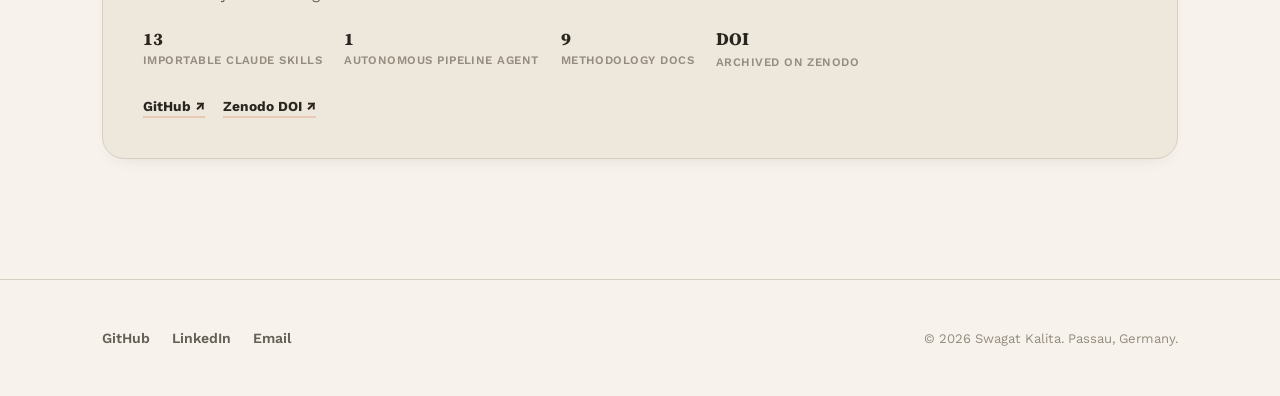
<file: work.html>
<!doctype html>
<html lang="en">
<head>
  <meta charset="utf-8">
  <meta name="viewport" content="width=device-width, initial-scale=1">
  <title>Work — Swagat Kalita</title>
  <meta name="description" content="Four real, adversarially-tested projects: ClearScan, FlashBuy, the Stack Overflow Pipeline, and the Fullproof Project Toolkit.">
  <link rel="icon" href="assets/favicon.svg" type="image/svg+xml">
  <link rel="icon" href="assets/favicon-32.png" sizes="32x32" type="image/png">
  <link rel="apple-touch-icon" href="assets/apple-touch-icon.png">
  <meta property="og:type" content="website">
  <meta property="og:title" content="Work — Swagat Kalita">
  <meta property="og:description" content="Four real, adversarially-tested projects: ClearScan, FlashBuy, the Stack Overflow Pipeline, and the Fullproof Project Toolkit.">
  <meta property="og:url" content="https://swagatskalita092.github.io/work.html">
  <meta property="og:image" content="https://swagatskalita092.github.io/assets/og-image.jpg">
  <meta name="twitter:card" content="summary_large_image">
  <meta name="twitter:title" content="Work — Swagat Kalita">
  <meta name="twitter:description" content="Four real, adversarially-tested projects: ClearScan, FlashBuy, the Stack Overflow Pipeline, and the Fullproof Project Toolkit.">
  <meta name="twitter:image" content="https://swagatskalita092.github.io/assets/og-image.jpg">
  <link rel="stylesheet" href="css/styles.css">
</head>
<body>

  <nav class="site-nav">
    <div class="wrap nav-row">
      <a href="index.html" class="brand">Swagat</a>
      <ul class="nav-links">
        <li><a href="work.html" aria-current="page">Work</a></li>
        <li><a href="index.html#education">Education</a></li>
        <li><a href="index.html#publications">Publications</a></li>
        <li><a href="index.html#experience">Experience</a></li>
        <li><a href="index.html#beyond">Beyond</a></li>
        <li><a href="cv.html">CV</a></li>
        <li><a href="about.html#contact">Contact</a></li>
      </ul>
      <button class="nav-toggle" aria-label="Toggle menu" aria-expanded="false"><span></span><span></span><span></span></button>
    </div>
  </nav>

  <div class="page-hero wrap">
    <h1>Work</h1>
    <p>Four projects, each built around one real rule, tested on purpose to see if that rule actually holds. For the two systems-level builds below, I've included the specific failure I found and how I caught it, not just a claim that things "should" work. Two of them also put AI to direct use rather than just discussing it: ClearScan's AI features and the Fullproof Project Toolkit's own agent are production applications, not experiments.</p>
  </div>

  <section style="padding-top:24px;">
    <div class="wrap">

      <article class="project-card reveal" id="clearscan" style="padding:40px; margin-bottom:28px;">
        <div class="tag-row">
          <span class="tag accent">Live product</span>
          <span class="tag">FastAPI · React · Supabase · Stripe</span>
        </div>
        <h3 style="font-size:1.6rem;">ClearScan</h3>
        <div class="role">Software Engineer · clearscan.fyi · Apr 2026 — Present</div>
        <p>ClearScan is a real, live resume-scoring and job-matching platform, not a portfolio demo. I built and run it end to end. The scoring engine is deterministic: scikit-learn TF-IDF over a 137-skill taxonomy and 62 O*NET job profiles, with a hand-set calibration curve so the same input scores the same way every time. It runs on Supabase Auth and PostgreSQL with row-level security, and Stripe Checkout handles payments with signed, idempotent webhooks across nine event types. Two AI-assisted features, bullet rewrites and cover letters, are free to use and apply an LLM on top of that deterministic core rather than replacing it. A deterministic layer afterward checks every generated letter for invented numbers, tools, durations or motivation, phrasing copied from the posting, inflated wording, and honest resume gaps mistaken for fabrication, documented in full in the <a href="https://github.com/swagatskalita092/clearscan-engineering/blob/main/docs/05-ai-that-doesnt-invent.md" target="_blank" rel="noopener" style="text-decoration:underline;">engineering dossier</a>.</p>
        <div class="stat-row">
          <div class="stat"><b>1000+</b><span>Scans run</span></div>
          <div class="stat"><b>100+</b><span>Users</span></div>
          <div class="stat"><b>238</b><span>Automated tests (215 backend, 23 frontend)</span></div>
          <div class="stat"><b>113</b><span>AI guardrails (106 prompt rules, 7 automated checks)</span></div>
          <div class="stat"><b>580+</b><span>Commits on main</span></div>
        </div>
        <p style="font-size:0.9rem; color:var(--ink-faint);">I'd rather state the gaps than hide them: no staging environment yet, no error-tracking service, and a couple of unused dependencies. The full list is in the public engineering dossier.</p>
        <div class="card-links">
          <a href="https://clearscan.fyi" target="_blank" rel="noopener">Live site ↗</a>
          <a href="https://github.com/swagatskalita092/clearscan-engineering" target="_blank" rel="noopener">Engineering dossier ↗</a>
          <a href="https://doi.org/10.5281/zenodo.24084738" target="_blank" rel="noopener">Zenodo DOI ↗</a>
        </div>
      </article>

      <article class="project-card reveal" id="flashbuy" style="padding:40px; margin-bottom:28px;">
        <div class="tag-row">
          <span class="tag accent">Chaos-tested</span>
          <span class="tag">FastAPI · PostgreSQL · Redis · RabbitMQ · Docker · Locust</span>
        </div>
        <h3 style="font-size:1.6rem;">FlashBuy</h3>
        <div class="role">Flash-sale checkout backend</div>
        <p>A checkout API for limited stock that a lot of people want at once. The rule it has to hold: stock can never be oversold, no matter how many buyers hit it at the same time. It uses row-level locking (<code>SELECT FOR UPDATE</code>), idempotency keys, a Redis-backed waiting room with token-bucket admission, and leader election across replicas with an epoch fencing token - that last piece got added after someone pointed out a split-brain gap in an earlier version.</p>
        <p>A later piece proves a different rule: once an order is confirmed, a completely separate fulfillment service, with its own database and no shared transaction, has to find out reliably. That's a transactional outbox: confirming an order writes its event in the same commit as the status change, a dedicated publisher only marks it sent once RabbitMQ confirms receipt, and the consumer keeps its own idempotent inbox so a duplicate delivery never becomes a duplicate job. Chaos-testing it against the real containers, publisher crash, consumer crash, a sustained broker outage, a poison message, found and fixed four real bugs along the way.</p>
        <div class="stat-row">
          <div class="stat"><b>500 / 500</b><span>Checkouts, zero oversold</span></div>
          <div class="stat"><b>p50 150ms / p99 1.2s</b><span>500 Locust users, 3 replicas</span></div>
          <div class="stat"><b>28</b><span>Tests on every push/PR (CI)</span></div>
          <div class="stat"><b>4</b><span>Bugs found & fixed in outbox chaos tests</span></div>
        </div>

        <h4 style="margin:20px 0 4px; font-size:0.95rem;">What actually broke, and what caught it</h4>
        <div class="failure-seq">
          <svg viewBox="0 0 760 170" role="img" aria-label="Failure sequence: connection pool exhausted under load, caught by requests failing with raw 500 errors, fixed by resizing the pool and returning a proper 503 on transient errors, verified by a regression test.">
            <line class="fs-line" x1="120" y1="60" x2="330" y2="60"/>
            <line class="fs-line" x1="450" y1="60" x2="650" y2="60"/>
            <circle class="fs-node fail" cx="70" cy="60" r="34"/>
            <circle class="fs-node catch" cx="390" cy="60" r="34"/>
            <circle class="fs-node fix" cx="700" cy="60" r="34"/>
            <text class="fs-label" x="70" y="65" text-anchor="middle">FAIL</text>
            <text class="fs-label" x="390" y="65" text-anchor="middle">CAUGHT</text>
            <text class="fs-label" x="700" y="65" text-anchor="middle">FIXED</text>
            <text class="fs-detail" x="70" y="118" text-anchor="middle">Connection pool</text>
            <text class="fs-detail" x="70" y="132" text-anchor="middle">exhausted under load</text>
            <text class="fs-detail" x="390" y="118" text-anchor="middle">Requests failed with</text>
            <text class="fs-detail" x="390" y="132" text-anchor="middle">raw 500 errors</text>
            <text class="fs-detail" x="700" y="118" text-anchor="middle">Pool resized, proper</text>
            <text class="fs-detail" x="700" y="132" text-anchor="middle">503 on transient errors</text>
          </svg>
        </div>
        <p style="font-size:0.9rem; color:var(--ink-faint); margin-top:4px;">That's commit a512729. A second bug, a post-commit false-failure race (e20d769), turned up and got fixed the same way. In chaos testing, I killed the leader, Redis, and Postgres mid-sale by hand: zero duplicate orders came out of it, though killing Redis did lose the in-memory waiting-room state, which I've documented rather than hidden.</p>

        <div class="card-links">
          <a href="https://github.com/swagatskalita092/flashbuy" target="_blank" rel="noopener">GitHub ↗</a>
          <a href="https://doi.org/10.5281/zenodo.24279725" target="_blank" rel="noopener">Zenodo DOI ↗</a>
        </div>
      </article>

      <article class="project-card reveal" id="sopipeline" style="padding:40px; margin-bottom:28px;">
        <div class="tag-row">
          <span class="tag accent">Data correctness</span>
          <span class="tag">Python · Airflow · dbt · PostgreSQL · Docker</span>
        </div>
        <h3 style="font-size:1.6rem;">Stack Overflow Survey Pipeline</h3>
        <div class="role">Analytics pipeline over two real survey years</div>
        <p>An Airflow and dbt pipeline over 154,000+ real Stack Overflow Developer Survey responses from 2023 and 2024. The rule it has to hold: a bad or partial run can never become the published answer. It uses a candidate/publish pattern with a per-year monotonicity guard, CI that runs against hand-calculated fixtures, and a live static dashboard that regenerates from whatever's actually been published.</p>
        <div class="stat-row">
          <div class="stat"><b>154,621</b><span>Survey rows, 2 real years</span></div>
          <div class="stat"><b>10</b><span>Orchestrated DAG tasks</span></div>
          <div class="stat"><b>7</b><span>Data-quality checks (4 block the run)</span></div>
        </div>

        <h4 style="margin:20px 0 4px; font-size:0.95rem;">What actually broke, and what caught it</h4>
        <div class="failure-seq">
          <svg viewBox="0 0 760 170" role="img" aria-label="Failure sequence: a truncated source file was silently published, caught by a hand-run failure injection, fixed by a new row count drop data quality check that now blocks publication and keeps the previous release live.">
            <line class="fs-line" x1="120" y1="60" x2="330" y2="60"/>
            <line class="fs-line" x1="450" y1="60" x2="650" y2="60"/>
            <circle class="fs-node fail" cx="70" cy="60" r="34"/>
            <circle class="fs-node catch" cx="390" cy="60" r="34"/>
            <circle class="fs-node fix" cx="700" cy="60" r="34"/>
            <text class="fs-label" x="70" y="65" text-anchor="middle">FAIL</text>
            <text class="fs-label" x="390" y="65" text-anchor="middle">CAUGHT</text>
            <text class="fs-label" x="700" y="65" text-anchor="middle">FIXED</text>
            <text class="fs-detail" x="70" y="118" text-anchor="middle">Truncated CSV</text>
            <text class="fs-detail" x="70" y="132" text-anchor="middle">silently published</text>
            <text class="fs-detail" x="390" y="118" text-anchor="middle">Found via a hand-run</text>
            <text class="fs-detail" x="390" y="132" text-anchor="middle">failure injection</text>
            <text class="fs-detail" x="700" y="118" text-anchor="middle">row_count_drop check</text>
            <text class="fs-detail" x="700" y="132" text-anchor="middle">now blocks + 2 new tests</text>
          </svg>
        </div>
        <p style="font-size:0.9rem; color:var(--ink-faint); margin-top:4px;">Out of six failure injections I ran by hand against the real stack, one actually got through before this fix existed. The other five (a killed loader, a killed database, a failed downstream test, two overlapping publishes) all held.</p>

        <div class="card-links">
          <a href="https://github.com/swagatskalita092/Stack_Overflow_Pipeline" target="_blank" rel="noopener">GitHub ↗</a>
          <a href="https://swagatskalita092.github.io/Stack_Overflow_Pipeline/site/" target="_blank" rel="noopener">Live dashboard ↗</a>
          <a href="https://doi.org/10.5281/zenodo.24428050" target="_blank" rel="noopener">Zenodo DOI ↗</a>
        </div>
      </article>

      <article class="project-card reveal" id="fullproof" style="padding:40px;">
        <div class="tag-row">
          <span class="tag accent">Open source</span>
          <span class="tag">Methodology · 13 Claude skills · 1 agent · CI</span>
        </div>
        <h3 style="font-size:1.6rem;">Fullproof Project Toolkit</h3>
        <div class="role">Public methodology, skills &amp; agent, v1.0.0, DOI-archived</div>
        <p>This is the actual phase-by-phase method behind the three projects above, written down so anyone can follow it: pick an idea, name the risks, make provisional design decisions, build in verified phases, test adversarially, verify independently, and document honestly, bugs included. It ships as nine docs, thirteen importable Claude skills, a seven-domain idea bank, and two full idea-through-resume worked examples, with a real CI check that runs on every push. I also packaged the core methodology as a standalone Claude Code agent, a second production use of applied AI alongside ClearScan: it runs the whole pipeline on its own and hands back one verified report, dispatching a genuinely separate agent for its own second opinion and verification steps instead of just checking its own work.</p>
        <div class="stat-row">
          <div class="stat"><b>13</b><span>Importable Claude skills</span></div>
          <div class="stat"><b>1</b><span>Autonomous pipeline agent</span></div>
          <div class="stat"><b>9</b><span>Methodology docs</span></div>
          <div class="stat"><a href="https://doi.org/10.5281/zenodo.24427993" target="_blank" rel="noopener">DOI</a><span>Archived on Zenodo</span></div>
        </div>
        <div class="card-links">
          <a href="https://github.com/swagatskalita092/fullproof-project-toolkit" target="_blank" rel="noopener">GitHub ↗</a>
          <a href="https://doi.org/10.5281/zenodo.24427993" target="_blank" rel="noopener">Zenodo DOI ↗</a>
        </div>
      </article>

    </div>
  </section>

  <footer>
    <div class="wrap footer-row">
      <div class="footer-links">
        <a href="https://github.com/swagatskalita092" target="_blank" rel="noopener">GitHub</a>
        <a href="https://linkedin.com/in/swagat-s-kalita" target="_blank" rel="noopener">LinkedIn</a>
        <a href="mailto:swagatskalita2001@gmail.com">Email</a>
      </div>
      <div class="footer-note">© <span data-year></span> Swagat Kalita. Passau, Germany.</div>
    </div>
  </footer>

  <script src="js/main.js"></script>
</body>
</html>
</file>
<file: css/styles.css>
/* ============================================================
   Swagat Kalita — portfolio
   Warm-editorial design system v2: paper background, brown-black
   ink, one burnt-orange accent used sparingly, editorial serif
   headings over a practical sans body, quiet layout.
   ============================================================ */

@import url('https://fonts.googleapis.com/css2?family=Source+Serif+4:ital,opsz,wght@0,8..60,500;0,8..60,600;0,8..60,700;0,8..60,800;1,8..60,500&family=Work+Sans:wght@400;500;600;700;800&display=swap');

:root {
  --bg:         #f7f3ec;
  --bg-alt:     #f0e9df;
  --surface:    #eee7dc;
  --ink:        #292620;
  --ink-soft:   #655f56;
  --ink-faint:  #948c7e;
  --accent:     #a84324;
  --accent-ink: #ffffff;
  --accent-soft:#e8c9b8;
  --border:     #d8cfc2;
  --ink-rgb:    41, 38, 32;
  --accent-rgb: 168, 67, 36;
  --shadow:     0 18px 40px -22px rgba(41, 38, 32, 0.25);
  --shadow-sm:  0 8px 20px -14px rgba(41, 38, 32, 0.2);
  --radius-lg:  22px;
  --radius-md:  14px;
  --radius-sm:  10px;
  --maxw:       1140px;
  font-size: 16px;
}

* { box-sizing: border-box; }

html { scroll-behavior: smooth; }

[id] { scroll-margin-top: 96px; }

body {
  margin: 0;
  background: var(--bg);
  color: var(--ink);
  font-family: 'Work Sans', -apple-system, BlinkMacSystemFont, 'Segoe UI', sans-serif;
  line-height: 1.5;
  -webkit-font-smoothing: antialiased;
}

h1, h2, h3 {
  font-family: 'Source Serif 4', Georgia, 'Times New Roman', serif;
  margin: 0;
}

img { max-width: 100%; display: block; }

a { color: inherit; text-decoration: none; }
a:focus-visible { outline: 2px solid var(--accent); outline-offset: 3px; border-radius: 2px; }

.wrap {
  max-width: var(--maxw);
  margin: 0 auto;
  padding: 0 32px;
}

/* ---------- Nav ---------- */

.site-nav {
  position: sticky;
  top: 0;
  z-index: 50;
  background: var(--bg);
  border-bottom: 1px solid var(--border);
}

.nav-row {
  display: flex;
  align-items: center;
  justify-content: space-between;
  padding: 22px 0;
}

.brand {
  font-family: 'Source Serif 4', Georgia, serif;
  font-weight: 800;
  font-size: 1.2rem;
  letter-spacing: -0.01em;
  color: var(--ink);
}

.nav-links {
  display: flex;
  align-items: center;
  gap: 30px;
  list-style: none;
  margin: 0;
  padding: 0;
  font-weight: 600;
  font-size: 0.92rem;
}

.nav-links a {
  color: var(--ink-soft);
  padding-bottom: 3px;
  border-bottom: 2px solid transparent;
  transition: color 0.2s ease, border-color 0.2s ease;
}

.nav-links a:hover { color: var(--ink); border-color: var(--border); }

.nav-links a[aria-current="page"] {
  color: var(--accent);
  border-color: var(--accent);
}

.nav-toggle {
  display: none;
  background: none;
  border: none;
  padding: 8px;
  cursor: pointer;
}
.nav-toggle span {
  display: block;
  width: 20px;
  height: 2px;
  background: var(--ink);
  margin: 5px 0;
  transition: transform 0.2s ease, opacity 0.2s ease;
}

@media (max-width: 760px) {
  .nav-row { flex-wrap: wrap; padding: 16px 0; }
  .nav-toggle { display: block; }
  .nav-links {
    display: none;
    order: 3;
    width: 100%;
    flex-direction: column;
    align-items: flex-start;
    gap: 4px;
    margin-top: 14px;
    padding-top: 14px;
    border-top: 1px solid var(--border);
  }
  .nav-row.is-open .nav-links { display: flex; }
  .nav-links a { padding: 8px 0; border-bottom: none; }
  .nav-links a[aria-current="page"] { border-bottom: none; }
}

/* ---------- Buttons ---------- */

.btn {
  display: inline-flex;
  align-items: center;
  gap: 8px;
  padding: 13px 24px;
  border-radius: 999px;
  font-weight: 700;
  font-size: 0.92rem;
  border: 1.5px solid transparent;
  transition: transform 0.2s ease, box-shadow 0.2s ease, background 0.2s ease, color 0.2s ease;
  cursor: pointer;
}

.btn-primary {
  background: var(--ink);
  color: #fff;
}
.btn-primary:hover { background: var(--accent); transform: translateY(-2px); box-shadow: var(--shadow-sm); }

.btn-ghost {
  background: transparent;
  border-color: var(--border);
  color: var(--ink);
}
.btn-ghost:hover { border-color: var(--ink); transform: translateY(-2px); }

/* ---------- Hero ---------- */

.hero { padding: 56px 0 28px; }

.hero-grid {
  display: grid;
  grid-template-columns: 0.85fr 1.15fr;
  gap: 56px;
  align-items: center;
}

.hero + section { padding-top: 48px; }

.hero-eyebrow {
  font-family: 'Source Serif 4', Georgia, serif;
  font-size: 1.3rem;
  font-weight: 500;
  color: var(--ink);
  margin: 0 0 4px;
}

.hero-title {
  font-size: clamp(2.6rem, 5.4vw, 3.8rem);
  font-weight: 800;
  line-height: 1.05;
  letter-spacing: -0.01em;
  color: var(--accent);
  margin: 0 0 10px;
}

.hero-sub {
  font-family: 'Work Sans', sans-serif;
  font-size: clamp(1.1rem, 2vw, 1.35rem);
  font-weight: 700;
  color: var(--ink);
  margin: 0 0 16px;
}

.hero-meta {
  font-size: 0.92rem;
  color: var(--ink-faint);
  margin: 0 0 30px;
}

.hero-links {
  display: flex;
  align-items: center;
  flex-wrap: wrap;
  gap: 28px;
}

.hero-links a {
  font-weight: 700;
  font-size: 0.95rem;
}

.hero-links a.primary {
  color: var(--accent);
  border-bottom: 1px solid var(--accent);
  padding-bottom: 2px;
}
.hero-links a.primary:hover { opacity: 0.75; }

.hero-links a.secondary {
  color: var(--ink-soft);
  border-bottom: 1px solid transparent;
  padding-bottom: 2px;
  transition: color 0.2s ease, border-color 0.2s ease;
}
.hero-links a.secondary:hover { color: var(--ink); border-color: var(--border); }

.hero-photo {
  position: relative;
  width: 100%;
  max-width: 400px;
  margin: 0 auto 0 0;
}
.hero-photo::before {
  content: '';
  position: absolute;
  inset: -16% -26% -10%;
  z-index: 0;
  background: radial-gradient(ellipse at 50% 42%, var(--accent-soft) 0%, rgba(232, 201, 184, 0) 72%);
  filter: blur(36px);
  opacity: 0.9;
}
.hero-photo img {
  position: relative;
  z-index: 1;
  width: 100%;
  height: auto;
  display: block;
  filter: drop-shadow(0 22px 26px rgba(41, 38, 32, 0.18));
}

@media (max-width: 860px) {
  .hero { padding: 36px 0 56px; }
  .hero-grid { grid-template-columns: 1fr; gap: 32px; }
  .hero-photo { max-width: 280px; margin: 0 auto; }
}

/* ---------- Sections (general) ---------- */

section { padding: 80px 0; }

.section-head { margin-bottom: 36px; }

.section-head-row {
  display: flex;
  justify-content: space-between;
  align-items: flex-end;
  gap: 20px;
  flex-wrap: wrap;
  margin-bottom: 36px;
}

.section-eyebrow {
  font-weight: 800;
  font-size: 0.78rem;
  letter-spacing: 0.1em;
  text-transform: uppercase;
  color: var(--ink);
  margin-bottom: 12px;
  display: block;
}

.section-head h2 {
  font-size: clamp(1.9rem, 3.2vw, 2.5rem);
  font-weight: 800;
  letter-spacing: -0.015em;
  margin: 0 0 10px;
}

.section-head p {
  color: var(--ink-soft);
  max-width: 62ch;
  font-size: 1.02rem;
}

.section-link {
  font-weight: 700;
  font-size: 0.92rem;
  color: var(--accent);
  border-bottom: 1px solid var(--accent);
  padding-bottom: 2px;
  white-space: nowrap;
}
.section-link:hover { opacity: 0.75; }

.alt-bg { background: var(--bg-alt); }

/* ---------- Reveal-on-scroll ---------- */

.reveal {
  opacity: 0;
  transform: translateY(20px);
  transition: opacity 0.6s cubic-bezier(.2,.7,.2,1), transform 0.6s cubic-bezier(.2,.7,.2,1);
}
.reveal.is-visible { opacity: 1; transform: translateY(0); }
.reveal-delay-1 { transition-delay: 0.08s; }
.reveal-delay-2 { transition-delay: 0.16s; }
.reveal-delay-3 { transition-delay: 0.24s; }

/* ---------- Evidence project list (homepage "Engineering, with evidence") ---------- */

.evidence-list { display: flex; flex-direction: column; }

.evidence-project {
  display: grid;
  grid-template-columns: 1fr 240px;
  gap: 44px;
  padding: 40px 0;
  border-bottom: 1px solid var(--border);
}
.evidence-project:first-child { padding-top: 0; }
.evidence-project:last-child { border-bottom: none; padding-bottom: 0; }

.ep-num {
  display: block;
  font-size: 0.76rem;
  font-weight: 800;
  letter-spacing: 0.08em;
  text-transform: uppercase;
  color: var(--ink-faint);
  margin-bottom: 10px;
}

.evidence-project h3 {
  font-size: 1.6rem;
  font-weight: 800;
  color: var(--accent);
  margin-bottom: 6px;
}

.ep-sub {
  font-style: italic;
  font-weight: 500;
  color: var(--ink-soft);
  font-size: 1.02rem;
  margin: 0 0 10px;
}

.ep-desc {
  color: var(--ink-soft);
  font-size: 0.96rem;
  line-height: 1.65;
  margin: 0 0 12px;
  max-width: 58ch;
}

.ep-tags {
  font-family: ui-monospace, 'SFMono-Regular', Menlo, Consolas, monospace;
  font-size: 0.8rem;
  color: var(--ink-faint);
  margin: 0 0 14px;
}

.ep-link {
  font-weight: 700;
  font-size: 0.9rem;
  color: var(--accent);
  border-bottom: 1px solid var(--accent);
  padding-bottom: 2px;
  display: inline-block;
  transition: transform 0.2s ease, opacity 0.2s ease;
}
.ep-link:hover { transform: translateX(5px); }

.ep-evidence {
  background: var(--surface);
  border: 1px solid var(--border);
  border-radius: var(--radius-sm);
  padding: 18px 20px;
  align-self: start;
}

.ep-evidence-label {
  display: block;
  font-size: 0.7rem;
  font-weight: 800;
  letter-spacing: 0.08em;
  text-transform: uppercase;
  color: var(--ink-soft);
  margin-bottom: 8px;
}

.ep-evidence ul {
  list-style: none;
  margin: 0;
  padding: 0;
}

.ep-evidence li {
  font-size: 0.86rem;
  font-weight: 600;
  color: var(--ink);
  padding: 8px 0;
  border-top: 1px solid var(--border);
}
.ep-evidence li:first-child { border-top: none; padding-top: 0; }

@media (max-width: 760px) {
  .evidence-project { grid-template-columns: 1fr; gap: 18px; }
}

/* ---------- Experience timeline (homepage) ---------- */

.exp-group { margin-top: 32px; }
.exp-group:first-of-type { margin-top: 8px; }

.exp-group-title {
  font-size: 0.78rem;
  font-weight: 800;
  letter-spacing: 0.1em;
  text-transform: uppercase;
  color: var(--accent);
  margin: 0 0 18px;
  font-family: 'Work Sans', sans-serif;
}

.exp-list { display: flex; flex-direction: column; gap: 0; margin-top: 8px; }

.exp-item {
  position: relative;
  padding-left: 26px;
  border-left: 2px solid var(--border);
  padding-bottom: 32px;
}
.exp-item:last-child { padding-bottom: 0; }

.exp-item::before {
  content: '';
  position: absolute;
  left: -6px;
  top: 5px;
  width: 10px;
  height: 10px;
  border-radius: 50%;
  background: var(--accent);
  border: 2px solid var(--bg);
}

.exp-role { font-weight: 800; font-size: 1.04rem; color: var(--ink); }
.exp-org {
  display: flex;
  justify-content: space-between;
  flex-wrap: wrap;
  gap: 8px;
  font-size: 0.86rem;
  color: var(--ink-faint);
  margin: 3px 0 10px;
}

.exp-item ul {
  margin: 0;
  padding-left: 18px;
  color: var(--ink-soft);
  font-size: 0.92rem;
  line-height: 1.6;
}
.exp-item li { margin-bottom: 4px; }

/* ---------- Beyond engineering (homepage) ---------- */

.beyond-grid {
  display: grid;
  grid-template-columns: 0.9fr 1.1fr;
  gap: 44px;
  align-items: start;
}

.beyond-photo {
  width: 100%;
  aspect-ratio: 4 / 3;
  border-radius: var(--radius-md);
  overflow: hidden;
  border: 1px solid var(--border);
  background: var(--bg-alt);
}
.beyond-photo img { width: 100%; height: 100%; object-fit: cover; }

.beyond-photo.placeholder {
  display: flex;
  align-items: center;
  justify-content: center;
  border: 1px dashed var(--border);
}
.beyond-photo.placeholder span {
  font-size: 0.85rem;
  font-style: italic;
  color: var(--ink-faint);
  text-align: center;
  padding: 0 24px;
}

.beyond-block { padding-bottom: 24px; margin-bottom: 24px; border-bottom: 1px solid var(--border); }
.beyond-block:last-child { padding-bottom: 0; margin-bottom: 0; border-bottom: none; }

.beyond-block h3 { color: var(--accent); font-size: 1.25rem; font-weight: 800; margin-bottom: 8px; }
.beyond-block p { color: var(--ink-soft); font-size: 0.97rem; line-height: 1.6; margin: 0; }

@media (max-width: 760px) {
  .beyond-grid { grid-template-columns: 1fr; }
}

/* ---------- Failure-sequence diagram ---------- */

.failure-seq {
  margin-top: 8px;
  padding: 20px 16px;
  background: var(--bg-alt);
  border-radius: var(--radius-md);
}

.failure-seq svg { width: 100%; height: auto; display: block; }

.fs-node {
  fill: var(--surface);
  stroke: var(--ink-faint);
  stroke-width: 2;
  transition: fill 0.4s ease, stroke 0.4s ease;
}
.fs-node.fail  { stroke: #c0503a; }
.fs-node.catch { stroke: var(--accent); }
.fs-node.fix   { stroke: #3f8c5f; }

.failure-seq.is-visible .fs-node.fail  { animation: node-pop 0.5s ease forwards; animation-delay: 0.1s; }
.failure-seq.is-visible .fs-node.catch { animation: node-pop 0.5s ease forwards; animation-delay: 0.6s; }
.failure-seq.is-visible .fs-node.fix   { animation: node-pop 0.5s ease forwards; animation-delay: 1.1s; }

@keyframes node-pop {
  0%   { fill: var(--surface); }
  40%  { fill: currentColor; }
  100% { fill: var(--surface); }
}
.fs-node.fail  { color: #c0503a; }
.fs-node.catch { color: var(--accent); }
.fs-node.fix   { color: #3f8c5f; }

.fs-line {
  stroke: var(--border);
  stroke-width: 2;
  stroke-dasharray: 6 6;
}

.fs-label {
  font-family: 'Work Sans', sans-serif;
  font-size: 11px;
  font-weight: 700;
  fill: var(--ink-soft);
}
.fs-detail {
  font-family: 'Work Sans', sans-serif;
  font-size: 10px;
  fill: var(--ink-faint);
}

/* ---------- Project cards (still used on the Work page) ---------- */

.project-grid {
  display: grid;
  grid-template-columns: repeat(2, 1fr);
  gap: 24px;
}

@media (max-width: 860px) {
  .project-grid { grid-template-columns: 1fr; }
}

.project-card {
  background: var(--surface);
  border: 1px solid var(--border);
  border-radius: var(--radius-lg);
  padding: 32px;
  box-shadow: var(--shadow-sm);
  display: flex;
  flex-direction: column;
  gap: 16px;
  transition: transform 0.25s ease, box-shadow 0.25s ease;
}

.project-card:hover { transform: translateY(-7px); box-shadow: var(--shadow); }

.project-card .tag-row {
  display: flex;
  gap: 8px;
  flex-wrap: wrap;
}

.tag {
  font-size: 0.74rem;
  font-weight: 700;
  padding: 5px 11px;
  border-radius: 999px;
  background: var(--bg-alt);
  color: var(--ink-soft);
}

.tag.accent { background: var(--accent); color: #fff; }

.tag {
  transition: transform 0.2s ease, background-color 0.2s ease, color 0.2s ease, box-shadow 0.2s ease;
  cursor: default;
}
.tag:hover { transform: translateY(-3px) scale(1.05); background: var(--accent); color: #fff; box-shadow: var(--shadow-sm); }
.tag.accent:hover { background: var(--ink); }

.project-card h3 { font-size: 1.3rem; margin: 0; font-weight: 800; letter-spacing: -0.005em; }
.project-card .role { font-size: 0.85rem; color: var(--ink-faint); font-weight: 600; margin-top: -10px; }
.project-card p { margin: 0; color: var(--ink-soft); font-size: 0.95rem; }

.stat-row {
  display: flex;
  gap: 22px;
  flex-wrap: wrap;
  margin-top: 4px;
}

.stat {
  display: flex;
  flex-direction: column;
  transition: transform 0.2s ease;
  cursor: default;
}
.stat:hover { transform: translateY(-5px); }
.stat b, .stat a {
  display: inline-block;
  font-size: 1.1rem;
  font-weight: 800;
  font-family: 'Source Serif 4', serif;
  color: var(--ink);
  transition: color 0.2s ease, transform 0.2s ease;
}
.stat a { text-decoration: none; border-bottom: 2px solid transparent; }
.stat:hover b, .stat a:hover { color: var(--accent); transform: scale(1.1); }
.stat a:hover { border-bottom-color: var(--accent); }
.stat span { font-size: 0.72rem; color: var(--ink-faint); font-weight: 600; text-transform: uppercase; letter-spacing: 0.04em; }

.project-card .card-links {
  margin-top: auto;
  display: flex;
  gap: 18px;
  padding-top: 8px;
}

.card-links a {
  font-weight: 700;
  font-size: 0.86rem;
  color: var(--ink);
  border-bottom: 2px solid var(--accent-soft);
  transition: border-color 0.2s ease, transform 0.2s ease, color 0.2s ease;
  display: inline-block;
}
.card-links a:hover { color: var(--accent); border-color: var(--accent); transform: translateX(5px); }

/* ---------- Footer ---------- */

footer {
  border-top: 1px solid var(--border);
  padding: 48px 0;
  margin-top: 40px;
}

.footer-row {
  display: flex;
  justify-content: space-between;
  align-items: center;
  flex-wrap: wrap;
  gap: 16px;
}

.footer-links { display: flex; gap: 22px; font-weight: 600; font-size: 0.88rem; }
.footer-links a { color: var(--ink-soft); }
.footer-links a:hover { color: var(--accent); }

.footer-note { color: var(--ink-faint); font-size: 0.82rem; }

/* --- homepage closing CTA footer --- */

.footer-cta {
  border-top: 2px solid var(--accent);
  padding-top: 32px;
  margin-bottom: 28px;
  display: flex;
  justify-content: space-between;
  align-items: center;
  flex-wrap: wrap;
  gap: 20px;
}
.footer-cta h2 { font-size: clamp(1.5rem, 3vw, 2rem); font-weight: 800; }
.footer-cta .footer-links { font-size: 0.95rem; font-weight: 700; }

/* ---------- CV page ---------- */

.cv-shell {
  background: var(--surface);
  border: 1px solid var(--border);
  border-radius: var(--radius-lg);
  padding: 56px;
  box-shadow: var(--shadow-sm);
}

@media (max-width: 640px) { .cv-shell { padding: 28px 20px; } }

.cv-header { text-align: center; margin-bottom: 36px; }
.cv-header h1 { font-size: 2rem; font-weight: 800; margin: 0 0 8px; letter-spacing: -0.01em; }
.cv-contact { color: var(--ink-soft); font-size: 0.92rem; }
.cv-contact a { font-weight: 700; color: var(--accent); }
.cv-contact .sep { color: var(--border); margin: 0 8px; }

.cv-section { margin-bottom: 30px; }
.cv-section h2 {
  font-size: 0.82rem;
  letter-spacing: 0.1em;
  text-transform: uppercase;
  color: var(--ink);
  font-family: 'Work Sans', sans-serif;
  font-weight: 800;
  border-bottom: 1px solid var(--border);
  padding-bottom: 8px;
  margin-bottom: 16px;
}

.cv-entry { margin-bottom: 18px; }
.cv-entry-head { display: flex; justify-content: space-between; gap: 12px; flex-wrap: wrap; font-weight: 700; }
.cv-entry-sub { display: flex; justify-content: space-between; gap: 12px; flex-wrap: wrap; color: var(--ink-faint); font-size: 0.88rem; margin-bottom: 8px; }
.cv-entry ul { margin: 0; padding-left: 20px; color: var(--ink-soft); font-size: 0.93rem; }
.cv-entry li { margin-bottom: 4px; }

.skills-grid { display: grid; grid-template-columns: 1fr 1fr; gap: 10px 32px; font-size: 0.92rem; }
.skills-grid b { font-weight: 700; }
@media (max-width: 640px) { .skills-grid { grid-template-columns: 1fr; } }

/* ---------- About page ---------- */

.about-grid {
  display: grid;
  grid-template-columns: 0.8fr 1.2fr;
  gap: 48px;
  align-items: start;
}
@media (max-width: 860px) { .about-grid { grid-template-columns: 1fr; } }

.portrait-frame {
  border-radius: var(--radius-lg);
  overflow: hidden;
  box-shadow: var(--shadow-sm);
  border: 1px solid var(--border);
  background: var(--surface);
}
.portrait-frame img { width: 100%; height: 100%; object-fit: cover; }

.contact-list { display: flex; flex-direction: column; gap: 14px; margin-top: 24px; }
.contact-list a, .contact-list span {
  display: flex;
  align-items: center;
  gap: 10px;
  font-weight: 700;
  font-size: 0.95rem;
}
.contact-list a:hover { color: var(--accent); }

/* ---------- misc page hero (non-landing pages) ---------- */

.page-hero { padding: 48px 0 24px; }
.page-hero h1 { font-size: clamp(2rem, 4vw, 2.8rem); font-weight: 800; letter-spacing: -0.01em; margin: 0 0 14px; }
.page-hero p { color: var(--ink-soft); max-width: 60ch; font-size: 1.02rem; }
</file>
